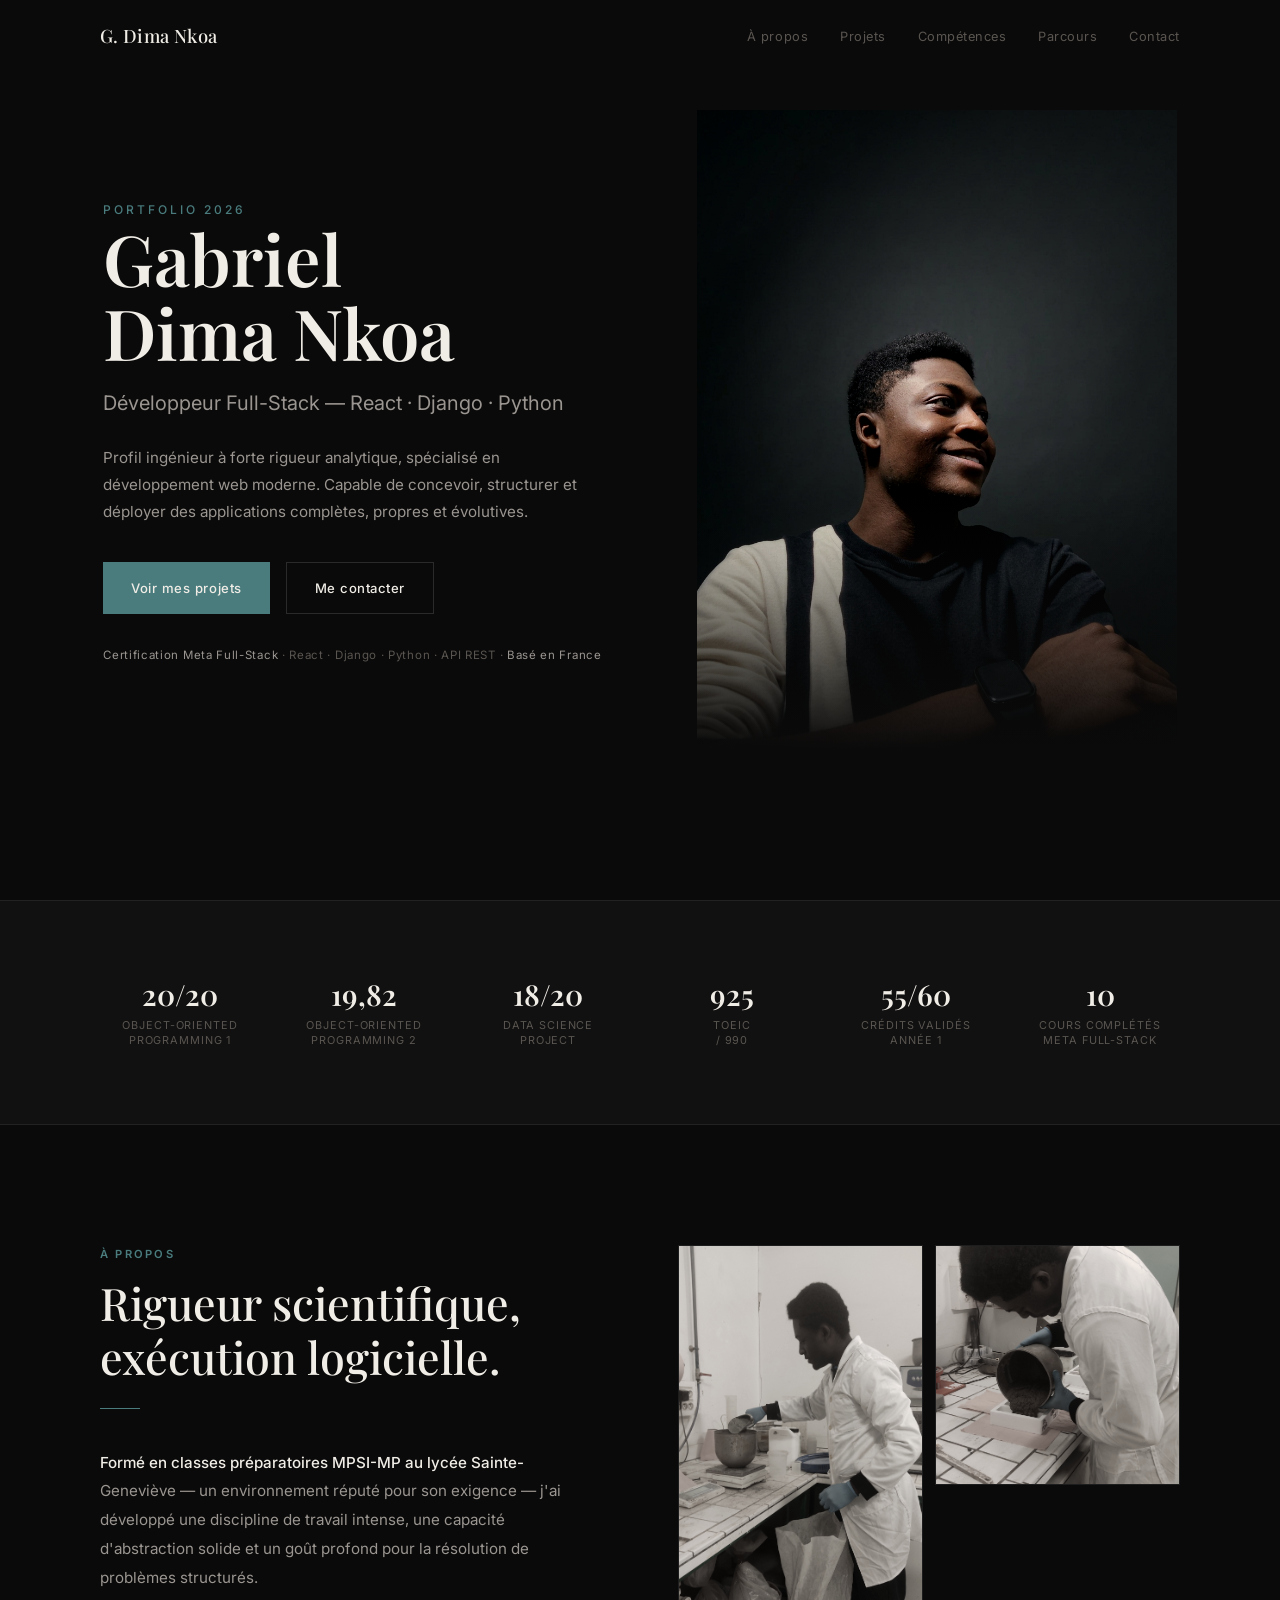
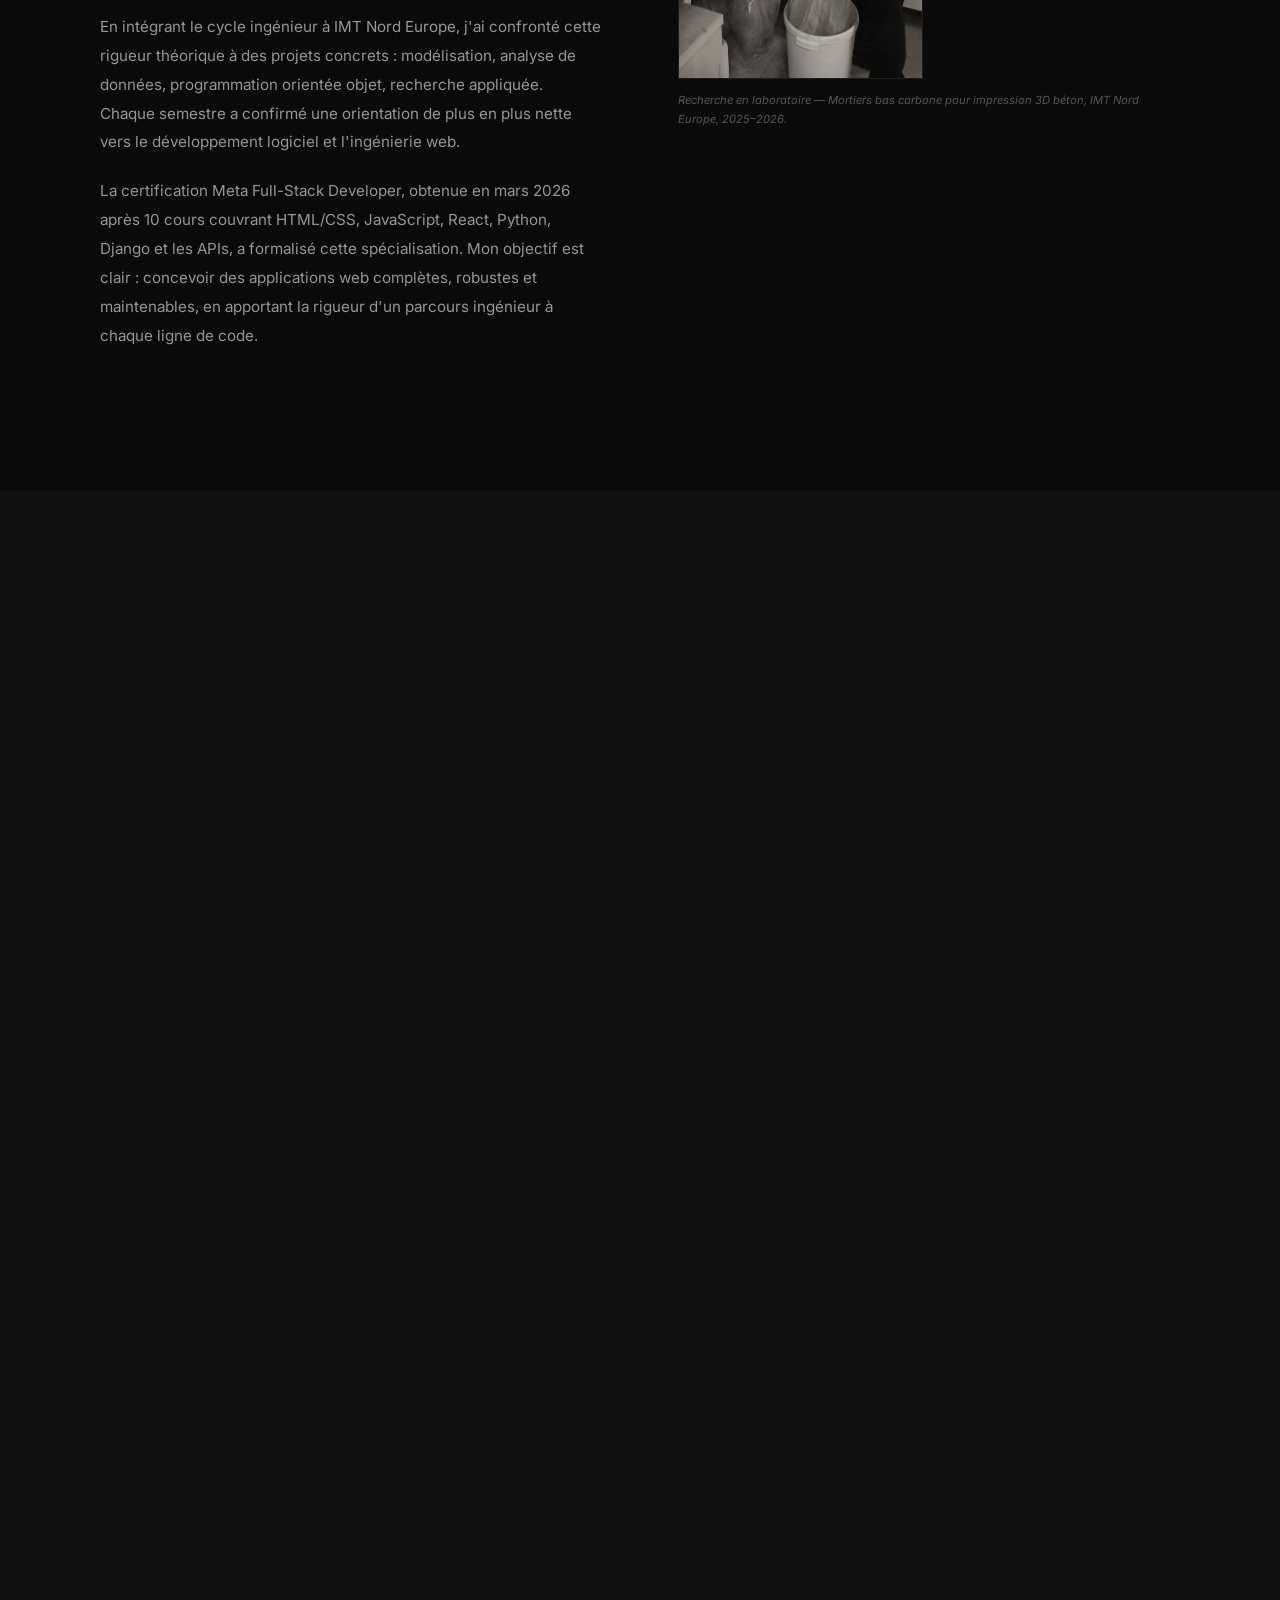
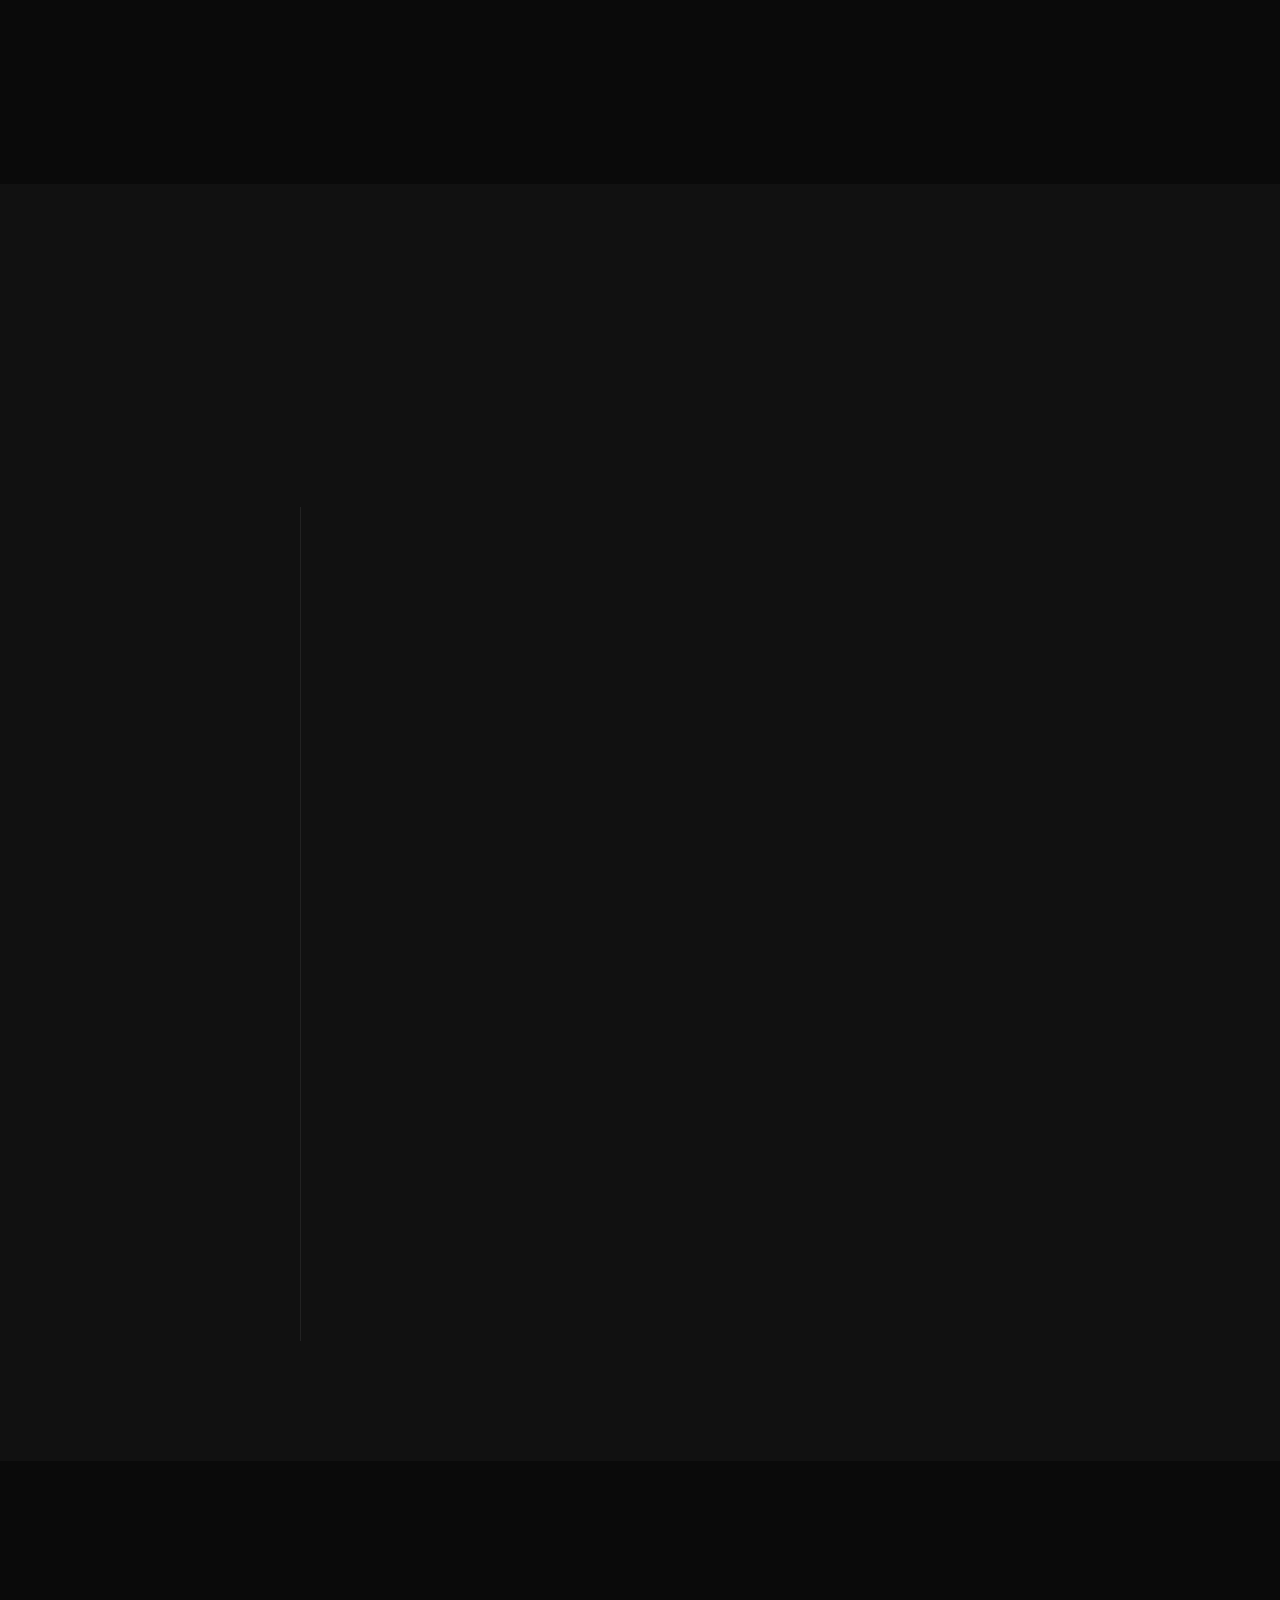
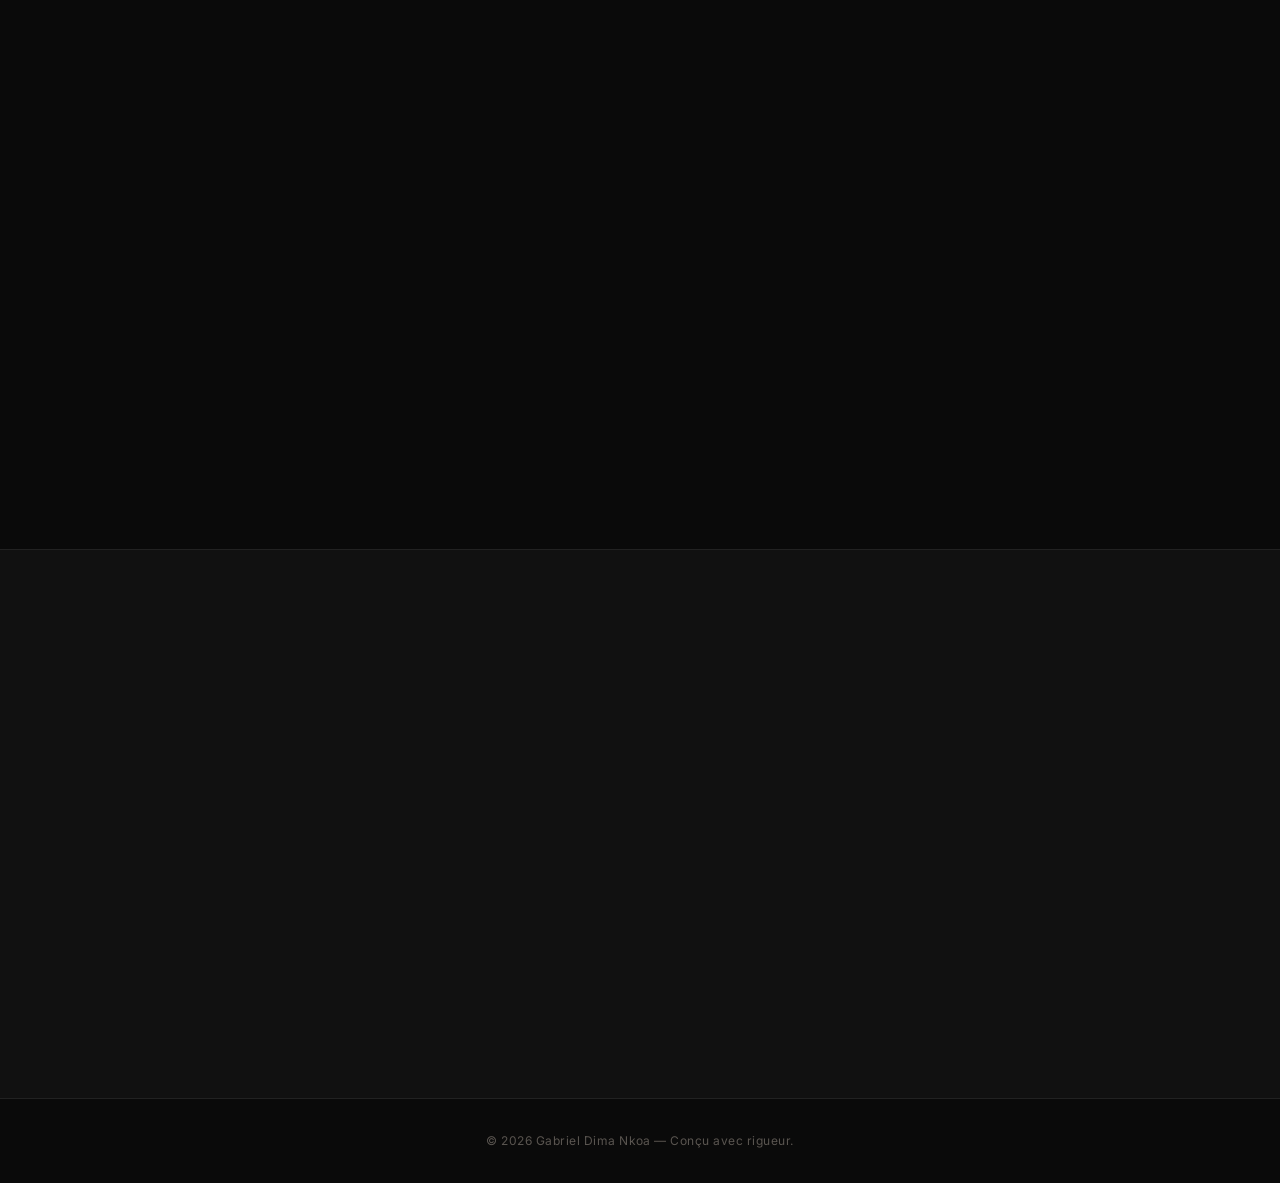
<file: index.html>
<!DOCTYPE html>
<html lang="fr">
<head>
  <meta charset="UTF-8">
  <meta name="viewport" content="width=device-width, initial-scale=1.0">
  <title>Gabriel DIMA NKOA — Développeur Full-Stack React / Django</title>
  <meta name="description" content="Portfolio de Gabriel DIMA NKOA, développeur full-stack spécialisé React et Django. Profil ingénieur, certifié Meta Full-Stack Developer, basé en Hauts-de-France.">
  <meta name="author" content="Gabriel DIMA NKOA">
  <meta property="og:title" content="Gabriel DIMA NKOA — Développeur Full-Stack">
  <meta property="og:description" content="Développeur full-stack React / Django avec un parcours ingénieur exigeant. Certifié Meta Full-Stack Developer.">
  <meta property="og:type" content="website">
  <link rel="stylesheet" href="styles.css">
  <link rel="icon" type="image/svg+xml" href="data:image/svg+xml,<svg xmlns='http://www.w3.org/2000/svg' viewBox='0 0 100 100'><text y='.9em' font-size='90'>◆</text></svg>">
</head>
<body>

  <!-- ======== NAVIGATION ======== -->
  <nav class="nav" id="nav">
    <div class="container nav__inner">
      <a href="#" class="nav__logo">G. Dima Nkoa</a>
      <ul class="nav__links">
        <li><a href="#about" class="nav__link">À propos</a></li>
        <li><a href="#projects" class="nav__link">Projets</a></li>
        <li><a href="#skills" class="nav__link">Compétences</a></li>
        <li><a href="#journey" class="nav__link">Parcours</a></li>
        <li><a href="#contact" class="nav__link">Contact</a></li>
      </ul>
      <button class="nav__toggle" id="nav-toggle" aria-label="Menu">
        <span></span>
        <span></span>
        <span></span>
      </button>
    </div>
  </nav>

  <!-- Mobile Nav Overlay -->
  <div class="nav__mobile" id="nav-mobile">
    <a href="#about" class="nav-mobile__link">À propos</a>
    <a href="#projects" class="nav-mobile__link">Projets</a>
    <a href="#skills" class="nav-mobile__link">Compétences</a>
    <a href="#journey" class="nav-mobile__link">Parcours</a>
    <a href="#contact" class="nav-mobile__link">Contact</a>
  </div>

  <!-- ======== HERO SECTION ======== -->
  <section class="hero section" id="hero">
    <div class="container hero__grid">
      <div class="hero__content">
        <span class="hero__greeting">Portfolio 2026</span>
        <h1 class="hero__name">Gabriel<br>Dima Nkoa</h1>
        <p class="hero__title">Développeur Full-Stack — React · Django · Python</p>
        <p class="hero__description">
          Profil ingénieur à forte rigueur analytique, spécialisé en développement web moderne. 
          Capable de concevoir, structurer et déployer des applications complètes, propres et évolutives.
        </p>
        <div class="hero__ctas">
          <a href="#projects" class="btn btn--primary" id="cta-projects">Voir mes projets</a>
          <a href="#contact" class="btn btn--outline" id="cta-contact">Me contacter</a>
        </div>
        <p class="hero__credibility">
          <span>Certification Meta Full-Stack</span> · React · Django · Python · API REST · <span>Basé en France</span>
        </p>
      </div>
      <div class="hero__image-wrapper">
        <div class="hero__image-frame">
          <img 
            src="assets/Photo professionnelle Gabriel.png" 
            alt="Gabriel Dima Nkoa — Portrait professionnel noir et blanc" 
            class="hero__portrait"
            width="480"
            height="640"
          >
        </div>
      </div>
    </div>
  </section>

  <!-- ======== CREDIBILITY BAR ======== -->
  <section class="credibility" id="credibility">
    <div class="container">
      <div class="credibility__grid">
        <div class="credibility__item reveal">
          <div class="credibility__value">20/20</div>
          <div class="credibility__label">Object-Oriented<br>Programming 1</div>
        </div>
        <div class="credibility__item reveal reveal-delay-1">
          <div class="credibility__value">19,82</div>
          <div class="credibility__label">Object-Oriented<br>Programming 2</div>
        </div>
        <div class="credibility__item reveal reveal-delay-2">
          <div class="credibility__value">18/20</div>
          <div class="credibility__label">Data Science<br>Project</div>
        </div>
        <div class="credibility__item reveal reveal-delay-3">
          <div class="credibility__value">925</div>
          <div class="credibility__label">TOEIC<br>/ 990</div>
        </div>
        <div class="credibility__item reveal reveal-delay-4">
          <div class="credibility__value">55/60</div>
          <div class="credibility__label">Crédits validés<br>Année 1</div>
        </div>
        <div class="credibility__item reveal reveal-delay-5">
          <div class="credibility__value">10</div>
          <div class="credibility__label">Cours complétés<br>Meta Full-Stack</div>
        </div>
      </div>
    </div>
  </section>

  <!-- ======== ABOUT SECTION ======== -->
  <section class="section" id="about">
    <div class="container about__grid">
      <div class="about__text reveal">
        <span class="section__label">À propos</span>
        <h2 class="section__title">Rigueur scientifique,<br>exécution logicielle.</h2>
        <div class="section__divider"></div>
        <p>
          Formé en classes préparatoires MPSI-MP au lycée Sainte-Geneviève — un environnement réputé pour son exigence — j'ai développé une discipline de travail intense, une capacité d'abstraction solide et un goût profond pour la résolution de problèmes structurés.
        </p>
        <p>
          En intégrant le cycle ingénieur à IMT Nord Europe, j'ai confronté cette rigueur théorique à des projets concrets : modélisation, analyse de données, programmation orientée objet, recherche appliquée. Chaque semestre a confirmé une orientation de plus en plus nette vers le développement logiciel et l'ingénierie web.
        </p>
        <p>
          La certification Meta Full-Stack Developer, obtenue en mars 2026 après 10 cours couvrant HTML/CSS, JavaScript, React, Python, Django et les APIs, a formalisé cette spécialisation. Mon objectif est clair : concevoir des applications web complètes, robustes et maintenables, en apportant la rigueur d'un parcours ingénieur à chaque ligne de code.
        </p>
      </div>
      <aside class="about__aside reveal reveal-delay-2">
        <div class="about__image-grid">
          <img 
            src="assets/1773236978273.jpg" 
            alt="Gabriel Dima Nkoa en laboratoire — préparation de matériaux" 
            class="about__image"
          >
          <img 
            src="assets/1773236978238.jpg" 
            alt="Gabriel Dima Nkoa en laboratoire — coulée de mortier bas carbone" 
            class="about__image"
          >
        </div>
        <p class="about__image-caption">Recherche en laboratoire — Mortiers bas carbone pour impression 3D béton, IMT Nord Europe, 2025–2026.</p>
      </aside>
    </div>
  </section>

  <!-- ======== PROJECTS SECTION ======== -->
  <section class="section" id="projects" style="background: var(--bg-surface);">
    <div class="container">
      <span class="section__label reveal">Projets sélectionnés</span>
      <h2 class="section__title reveal">Ce que j'ai construit.</h2>
      <div class="section__divider reveal"></div>

      <div class="projects__grid">

        <!-- Project 1: ToDo App -->
        <article class="project-card reveal">
          <div>
            <span class="project-card__number">01</span>
            <h3 class="project-card__name">ToDo App Full-Stack</h3>
            <p class="project-card__problem">
              Concevoir une application de gestion de tâches complète, de l'authentification utilisateur au déploiement en production, pour démontrer la maîtrise d'un workflow full-stack moderne.
            </p>
            <div class="project-card__stack">
              <span class="project-card__tag">React</span>
              <span class="project-card__tag">Django</span>
              <span class="project-card__tag">Django REST</span>
              <span class="project-card__tag">PostgreSQL</span>
              <span class="project-card__tag">Docker</span>
              <span class="project-card__tag">JWT Auth</span>
            </div>
          </div>
          <div>
            <p class="project-card__description">
              Application web de gestion de tâches avec authentification complète (JWT, refresh tokens), 
              interface React responsive, API REST Django avec opérations CRUD, et architecture containerisée 
              Docker pour le déploiement en production avec Nginx et Gunicorn.
            </p>
            <div class="project-card__demonstrates">
              <strong>Ce que cela démontre :</strong> capacité à concevoir et déployer une application full-stack 
              de bout en bout — architecture backend/frontend, gestion d'authentification, containerisation, 
              configuration serveur de production.
            </div>
            <div class="project-card__links">
              <a href="https://github.com/DimaTheBoss1/ToDoApp" target="_blank" rel="noopener" class="btn btn--ghost" id="link-todo-github">
                GitHub <span class="btn__arrow">→</span>
              </a>
            </div>
          </div>
        </article>

        <!-- Project 2: Splendor Marvel -->
        <article class="project-card reveal">
          <div>
            <span class="project-card__number">02</span>
            <h3 class="project-card__name">Stratégie Gagnante — Splendor Marvel</h3>
            <p class="project-card__problem">
              Modéliser un jeu de plateau complexe (Splendor Marvel) en programmation orientée objet 
              et développer une intelligence artificielle capable de formuler une stratégie gagnante optimale.
            </p>
            <div class="project-card__stack">
              <span class="project-card__tag">Java</span>
              <span class="project-card__tag">OOP</span>
              <span class="project-card__tag">Algorithmique</span>
              <span class="project-card__tag">Modélisation</span>
            </div>
          </div>
          <div>
            <p class="project-card__description">
              Implémentation complète d'un moteur de jeu en Java avec modélisation objet rigoureuse : 
              hiérarchie de classes, patterns de conception, logique algorithmique avancée pour l'évaluation 
              de positions et la prise de décision stratégique. Projet noté <strong style="color: var(--text-primary);">19,8/20</strong>.
            </p>
            <div class="project-card__demonstrates">
              <strong>Ce que cela démontre :</strong> maîtrise de la programmation orientée objet, 
              pensée algorithmique structurée, capacité à modéliser un système complexe et à traduire 
              des règles métier en architecture logicielle propre.
            </div>
            <div class="project-card__links">
              <a href="https://github.com/DimaTheBoss1/SplendorMarvel" target="_blank" rel="noopener" class="btn btn--ghost" id="link-splendor-github">
                GitHub <span class="btn__arrow">→</span>
              </a>
            </div>
          </div>
        </article>

        <!-- Project 3: Mortiers bas carbone -->
        <article class="project-card reveal">
          <div>
            <span class="project-card__number">03</span>
            <h3 class="project-card__name">Mortiers Bas Carbone pour Impression 3D Béton</h3>
            <p class="project-card__problem">
              Formuler et caractériser des mortiers à faible empreinte carbone compatibles avec 
              les procédés d'impression 3D béton, dans le cadre d'un projet de recherche appliquée 
              à IMT Nord Europe.
            </p>
            <div class="project-card__stack">
              <span class="project-card__tag">Recherche appliquée</span>
              <span class="project-card__tag">Analyse de données</span>
              <span class="project-card__tag">Protocole expérimental</span>
              <span class="project-card__tag">Rédaction scientifique</span>
            </div>
          </div>
          <div>
            <p class="project-card__description">
              Projet de recherche de 6 mois (octobre 2025 – mars 2026) impliquant la formulation 
              de matériaux, la conduite de protocoles expérimentaux rigoureux en laboratoire, 
              l'analyse quantitative des résultats et la rédaction d'un livrable scientifique structuré.
            </p>
            <div class="project-card__demonstrates">
              <strong>Ce que cela démontre :</strong> rigueur expérimentale, capacité à mener un projet 
              complexe sur plusieurs mois, analyse méthodique, rédaction technique — des qualités 
              directement transférables à l'ingénierie logicielle.
            </div>
          </div>
        </article>

      </div>
    </div>
  </section>

  <!-- ======== SKILLS SECTION ======== -->
  <section class="section" id="skills">
    <div class="container">
      <span class="section__label reveal">Compétences</span>
      <h2 class="section__title reveal">Stack technique<br>et savoir-faire.</h2>
      <div class="section__divider reveal"></div>

      <div class="skills__grid">
        <!-- Frontend -->
        <div class="skill-block reveal">
          <span class="skill-block__icon">◈</span>
          <h3 class="skill-block__title">Frontend</h3>
          <p class="skill-block__subtitle">Interface & interaction</p>
          <ul class="skill-block__list">
            <li class="skill-block__item skill-block__item--primary">React</li>
            <li class="skill-block__item skill-block__item--primary">JavaScript (ES6+)</li>
            <li class="skill-block__item">HTML5 sémantique</li>
            <li class="skill-block__item">CSS3 / Responsive Design</li>
          </ul>
        </div>

        <!-- Backend -->
        <div class="skill-block reveal reveal-delay-1">
          <span class="skill-block__icon">◇</span>
          <h3 class="skill-block__title">Backend</h3>
          <p class="skill-block__subtitle">Architecture & logique</p>
          <ul class="skill-block__list">
            <li class="skill-block__item skill-block__item--primary">Python</li>
            <li class="skill-block__item skill-block__item--primary">Django / Django REST</li>
            <li class="skill-block__item">API REST</li>
            <li class="skill-block__item">Authentification JWT</li>
          </ul>
        </div>

        <!-- Data & Analysis -->
        <div class="skill-block reveal reveal-delay-2">
          <span class="skill-block__icon">△</span>
          <h3 class="skill-block__title">Data & Analyse</h3>
          <p class="skill-block__subtitle">Rigueur quantitative</p>
          <ul class="skill-block__list">
            <li class="skill-block__item">Data Science</li>
            <li class="skill-block__item">Statistiques</li>
            <li class="skill-block__item">Optimisation</li>
            <li class="skill-block__item">Modélisation</li>
          </ul>
        </div>

        <!-- Tools -->
        <div class="skill-block reveal reveal-delay-1">
          <span class="skill-block__icon">⬡</span>
          <h3 class="skill-block__title">Outils & Environnement</h3>
          <p class="skill-block__subtitle">Workflow technique</p>
          <ul class="skill-block__list">
            <li class="skill-block__item skill-block__item--primary">Git / GitHub</li>
            <li class="skill-block__item skill-block__item--primary">Docker</li>
            <li class="skill-block__item">Linux / Debian</li>
            <li class="skill-block__item">SQL / PostgreSQL</li>
            <li class="skill-block__item">JSON / REST</li>
          </ul>
        </div>

        <!-- Languages -->
        <div class="skill-block reveal reveal-delay-2">
          <span class="skill-block__icon">◎</span>
          <h3 class="skill-block__title">Langues</h3>
          <p class="skill-block__subtitle">Communication</p>
          <ul class="skill-block__list">
            <li class="skill-block__item skill-block__item--primary">Français — natif</li>
            <li class="skill-block__item skill-block__item--primary">Anglais — courant (TOEIC 925)</li>
            <li class="skill-block__item">Chinois — élémentaire</li>
          </ul>
        </div>

        <!-- Programming Languages -->
        <div class="skill-block reveal reveal-delay-3">
          <span class="skill-block__icon">⟐</span>
          <h3 class="skill-block__title">Langages</h3>
          <p class="skill-block__subtitle">Code maîtrisé</p>
          <ul class="skill-block__list">
            <li class="skill-block__item skill-block__item--primary">Python</li>
            <li class="skill-block__item skill-block__item--primary">JavaScript</li>
            <li class="skill-block__item">Java</li>
            <li class="skill-block__item">SQL</li>
          </ul>
        </div>
      </div>

      <!-- Soft Skills -->
      <div class="skills__soft reveal">
        <h3 class="skills__soft-title">Qualités transversales</h3>
        <div class="skills__soft-grid">
          <span class="skills__soft-item">Rigueur analytique</span>
          <span class="skills__soft-item">Autonomie</span>
          <span class="skills__soft-item">Pédagogie</span>
          <span class="skills__soft-item">Esprit d'analyse</span>
          <span class="skills__soft-item">Adaptabilité</span>
          <span class="skills__soft-item">Sens du détail</span>
          <span class="skills__soft-item">Résolution de problèmes</span>
          <span class="skills__soft-item">Communication technique</span>
        </div>
      </div>
    </div>
  </section>

  <!-- ======== JOURNEY / TIMELINE SECTION ======== -->
  <section class="section" id="journey" style="background: var(--bg-surface);">
    <div class="container container--narrow">
      <span class="section__label reveal">Parcours</span>
      <h2 class="section__title reveal">Une spécialisation<br>progressive et réfléchie.</h2>
      <div class="section__divider reveal"></div>

      <div class="timeline">
        <!-- CPGE -->
        <div class="timeline__item reveal">
          <div class="timeline__dot"></div>
          <span class="timeline__date">2022 — 2024</span>
          <h3 class="timeline__heading">CPGE MPSI — MP</h3>
          <p class="timeline__institution">Lycée Sainte-Geneviève, Versailles</p>
          <p class="timeline__text">
            Formation à l'exigence intellectuelle, à l'abstraction mathématique et à la résolution 
            de problèmes complexes. Deux années de travail intense forgeant une discipline, 
            une endurance et une méthode de travail durables.
          </p>
        </div>

        <!-- IMT Nord Europe -->
        <div class="timeline__item reveal">
          <div class="timeline__dot"></div>
          <span class="timeline__date">Septembre 2024 — Présent</span>
          <h3 class="timeline__heading">Cycle Ingénieur — Génie Civil & Environnemental</h3>
          <p class="timeline__institution">IMT Nord Europe, Douai</p>
          <p class="timeline__text">
            Prolongement de la rigueur scientifique dans un cadre appliqué : projets, expérimentation, 
            analyse de données, programmation objet, data science. 55/60 crédits validés en première année, 
            28/30 au premier semestre de deuxième année. Orientation progressive et affirmée vers le logiciel.
          </p>
        </div>

        <!-- Acadomia -->
        <div class="timeline__item reveal">
          <div class="timeline__dot"></div>
          <span class="timeline__date">Septembre 2025 — Présent</span>
          <h3 class="timeline__heading">Professeur Particulier — Mathématiques & Physique</h3>
          <p class="timeline__institution">Acadomia</p>
          <p class="timeline__text">
            Enseignement individualisé en mathématiques et physique. Preuve de fiabilité, 
            de pédagogie et de capacité à rendre des concepts complexes accessibles et clairs 
            — une compétence essentielle en développement et en travail d'équipe.
          </p>
        </div>

        <!-- Certification Meta -->
        <div class="timeline__item timeline__item--active reveal">
          <div class="timeline__dot"></div>
          <span class="timeline__date">27 Mars 2026</span>
          <h3 class="timeline__heading">Certification Meta Full-Stack Developer</h3>
          <p class="timeline__institution">Meta — Front-End & Back-End from Scratch</p>
          <p class="timeline__text">
            Certification complète couvrant 10 cours : HTML/CSS, JavaScript, React, Python, 
            bases de données, Django et APIs. Confirmation concrète d'une orientation nette 
            vers le développement web full-stack moderne.
          </p>
        </div>
      </div>
    </div>
  </section>

  <!-- ======== CERTIFICATIONS SECTION ======== -->
  <section class="section" id="certifications">
    <div class="container">
      <span class="section__label reveal">Certifications & preuves</span>
      <h2 class="section__title reveal">Résultats documentés.</h2>
      <div class="section__divider reveal"></div>

      <div class="certifications__grid">
        <div class="cert-card reveal">
          <div>
            <span class="cert-card__issuer">Meta — Coursera</span>
            <h3 class="cert-card__title">Meta Full-Stack Developer<br>Front-End & Back-End from Scratch</h3>
            <p class="cert-card__details">
              Programme complet de 10 cours couvrant le développement web full-stack : 
              HTML, CSS, JavaScript, React, Python, Django, bases de données, API REST, 
              contrôle de version et bonnes pratiques d'ingénierie logicielle.
            </p>
          </div>
          <p class="cert-card__date">Obtenue le 27 mars 2026</p>
        </div>

        <div class="cert-aside">
          <div class="cert-aside__block reveal reveal-delay-1">
            <a href="CV Stage GCE.pdf" download class="btn btn--primary" id="btn-download-cv" style="width: 100%;">
              Télécharger mon CV
            </a>
            <p class="cert-aside__text">Format PDF — mis à jour avril 2026</p>
          </div>
          <div class="cert-aside__block reveal reveal-delay-2">
            <p class="cert-aside__text" style="color: var(--text-secondary);">
              Relevés académiques détaillés<br>disponibles sur demande.
            </p>
          </div>
        </div>
      </div>
    </div>
  </section>

  <!-- ======== CONTACT SECTION ======== -->
  <section class="section contact" id="contact">
    <div class="container contact__grid">
      <div class="reveal">
        <h2 class="contact__cta">Disponible pour un<br>stage dès avril 2026.</h2>
        <p class="contact__subtitle">
          Ouvert aux opportunités de stage, d'alternance ou de premier poste en développement 
          full-stack. N'hésitez pas à me contacter pour échanger sur vos projets.
        </p>
        <a href="mailto:dimankgabriel@gmail.com" class="btn btn--primary" id="btn-contact-email" style="padding: 16px 36px;">
          Échangeons ✉
        </a>
      </div>
      <div class="contact__info reveal reveal-delay-2">
        <div class="contact__item">
          <div class="contact__item-icon">✉</div>
          <div>
            <p class="contact__item-label">Email</p>
            <p class="contact__item-value">
              <a href="mailto:dimankgabriel@gmail.com">dimankgabriel@gmail.com</a>
            </p>
          </div>
        </div>
        <div class="contact__item">
          <div class="contact__item-icon">☏</div>
          <div>
            <p class="contact__item-label">Téléphone</p>
            <p class="contact__item-value">
              <a href="tel:+330753013268">+33 07 53 01 32 68</a>
            </p>
          </div>
        </div>
        <div class="contact__item">
          <div class="contact__item-icon">◆</div>
          <div>
            <p class="contact__item-label">LinkedIn</p>
            <p class="contact__item-value">
              <a href="https://www.linkedin.com/in/dima-nkoa-gabriel-ab8064227" target="_blank" rel="noopener">Gabriel Dima Nkoa</a>
            </p>
          </div>
        </div>
        <div class="contact__item">
          <div class="contact__item-icon">⟐</div>
          <div>
            <p class="contact__item-label">GitHub</p>
            <p class="contact__item-value">
              <a href="https://github.com/DimaTheBoss1" target="_blank" rel="noopener">DimaTheBoss1</a>
            </p>
          </div>
        </div>
        <div class="contact__item">
          <div class="contact__item-icon">◎</div>
          <div>
            <p class="contact__item-label">Localisation</p>
            <p class="contact__item-value">Douai — Hauts-de-France, France</p>
          </div>
        </div>
      </div>
    </div>
  </section>

  <!-- ======== FOOTER ======== -->
  <footer class="footer">
    <div class="container">
      <p class="footer__text">© 2026 Gabriel Dima Nkoa — Conçu avec rigueur.</p>
    </div>
  </footer>

  <script src="script.js"></script>
</body>
</html>
</file>
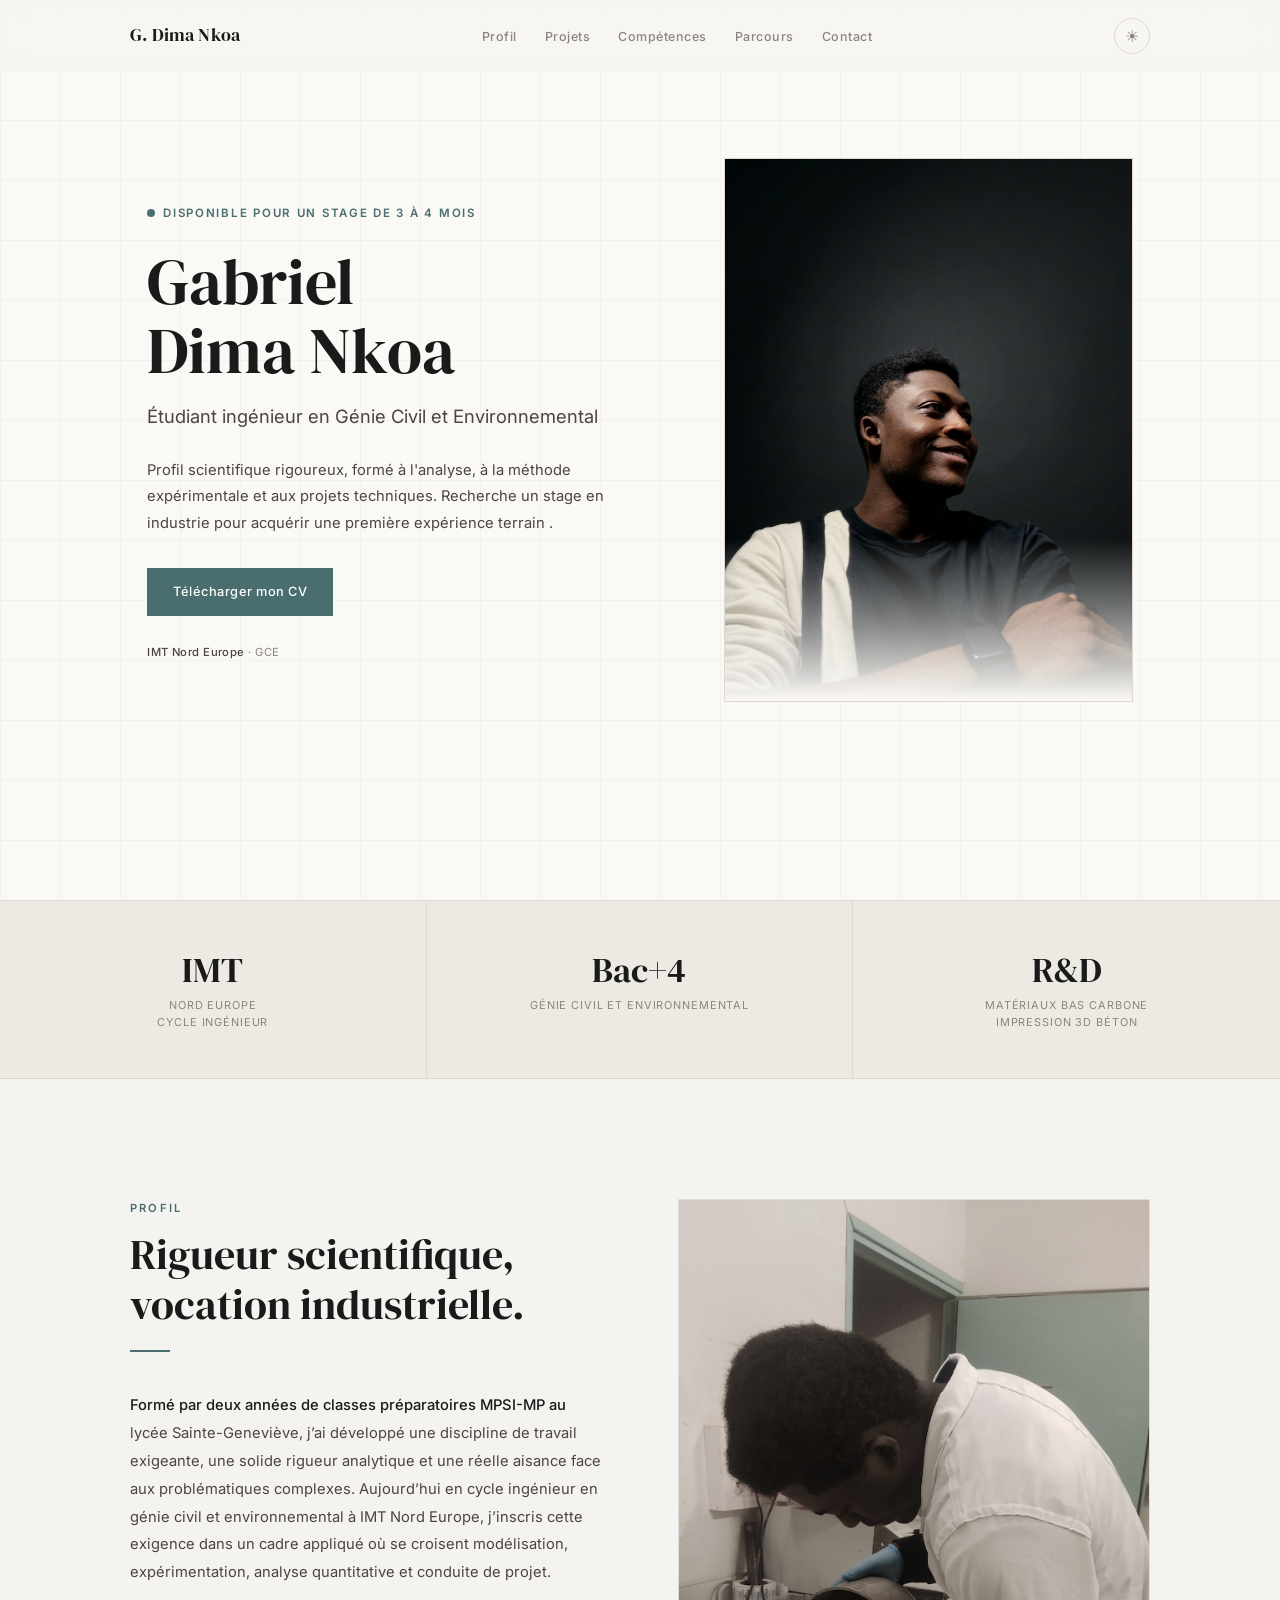
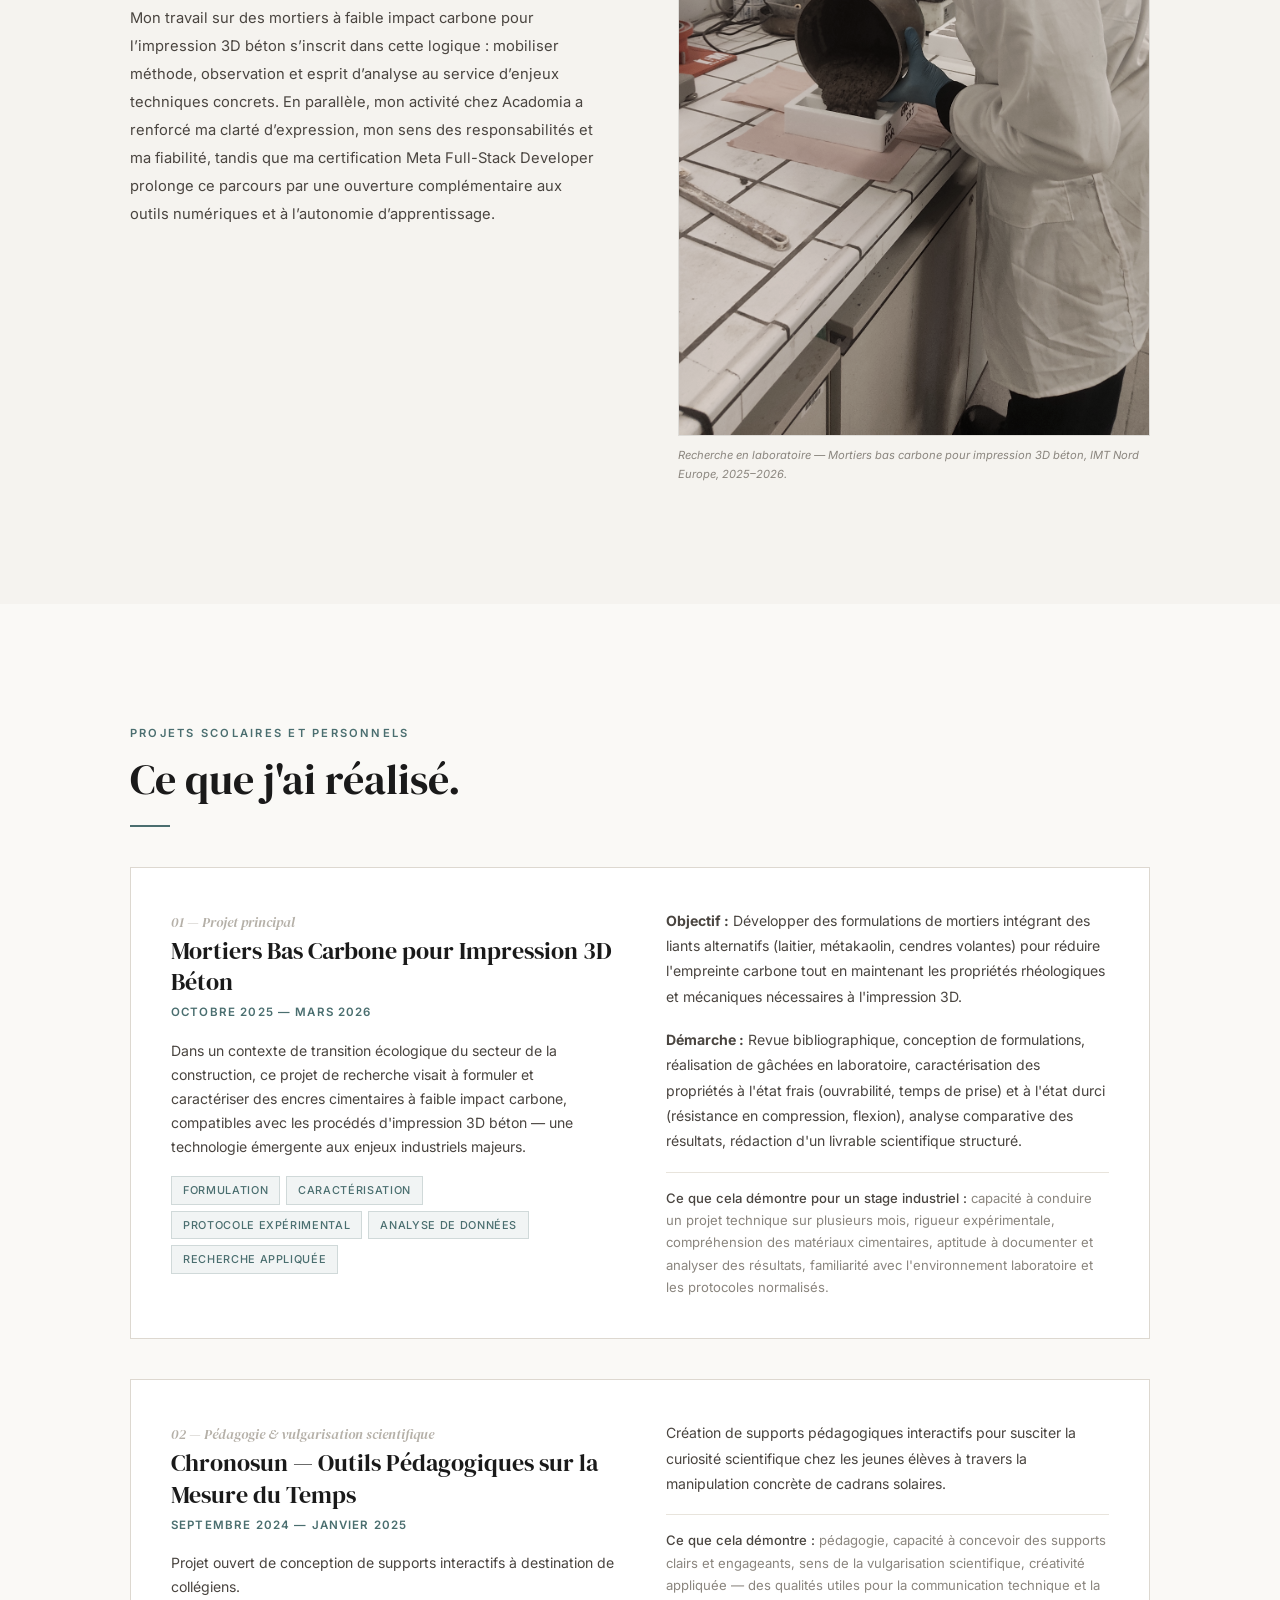
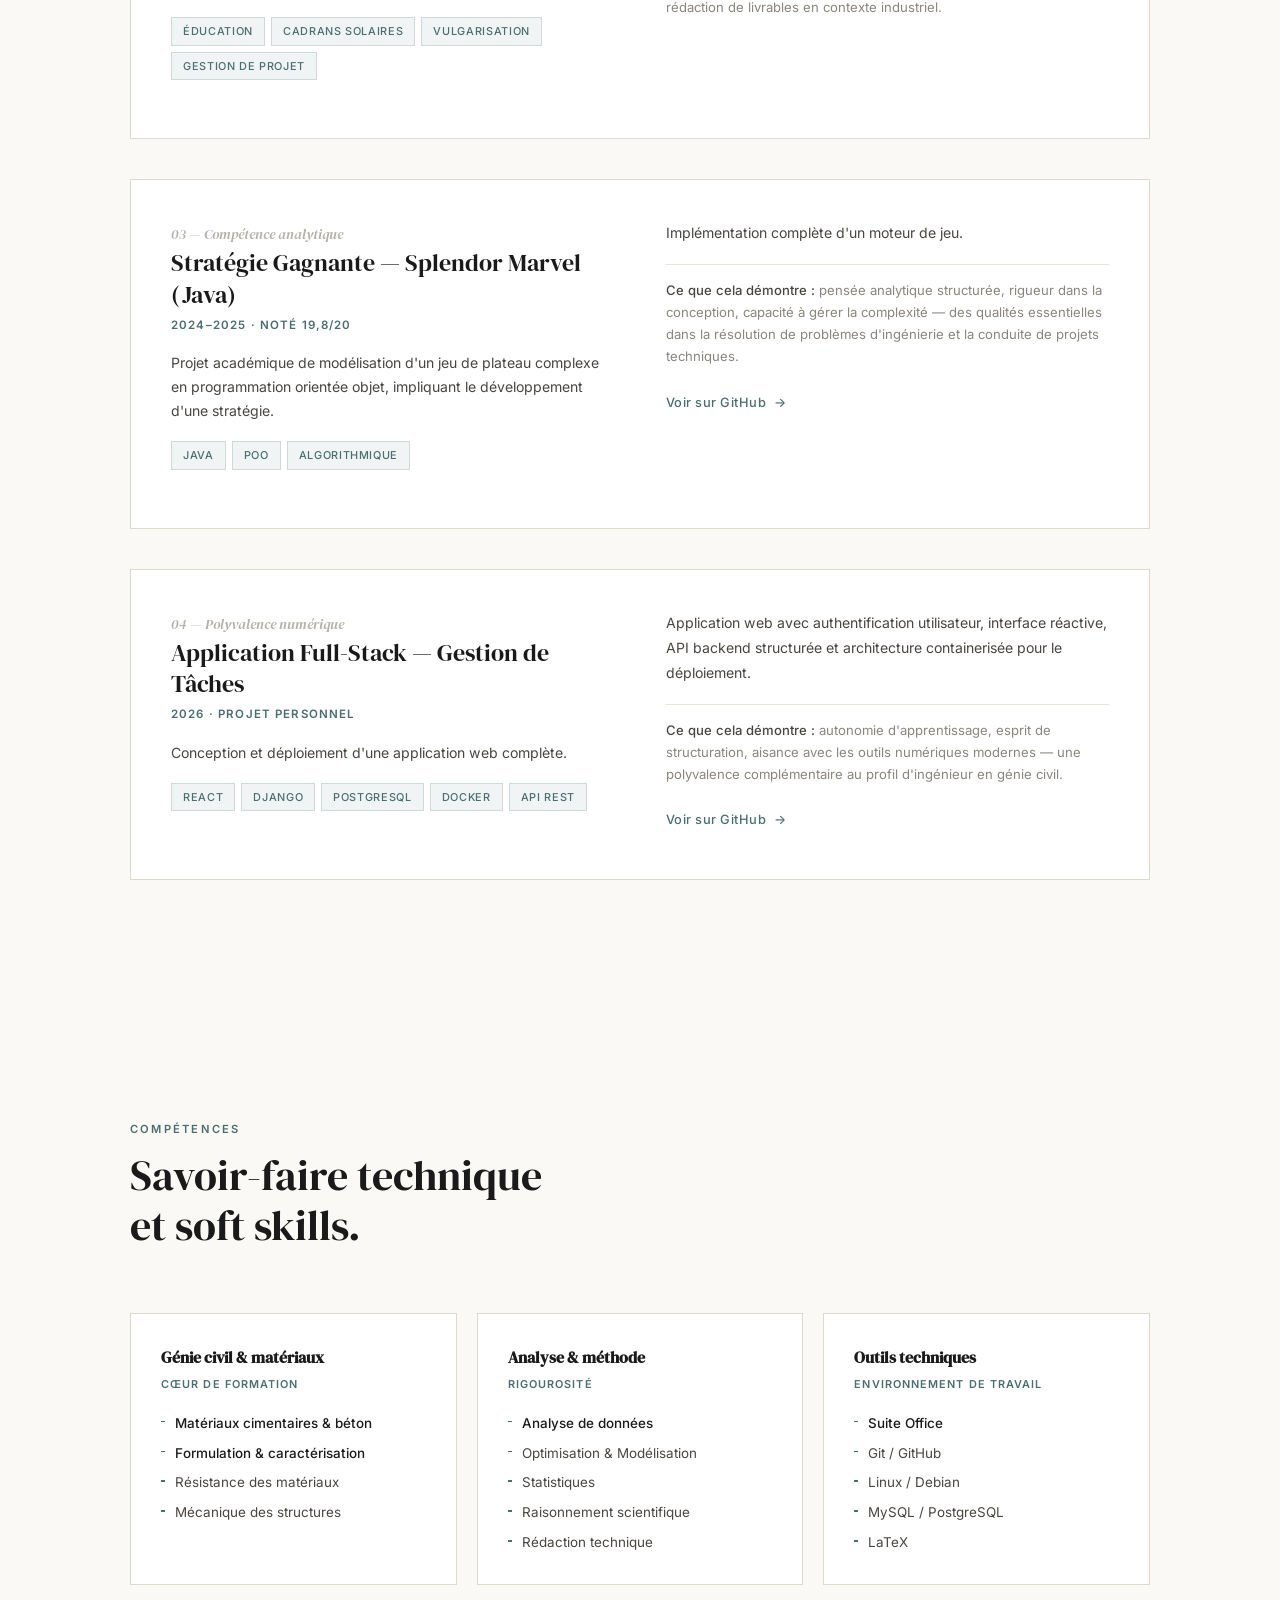
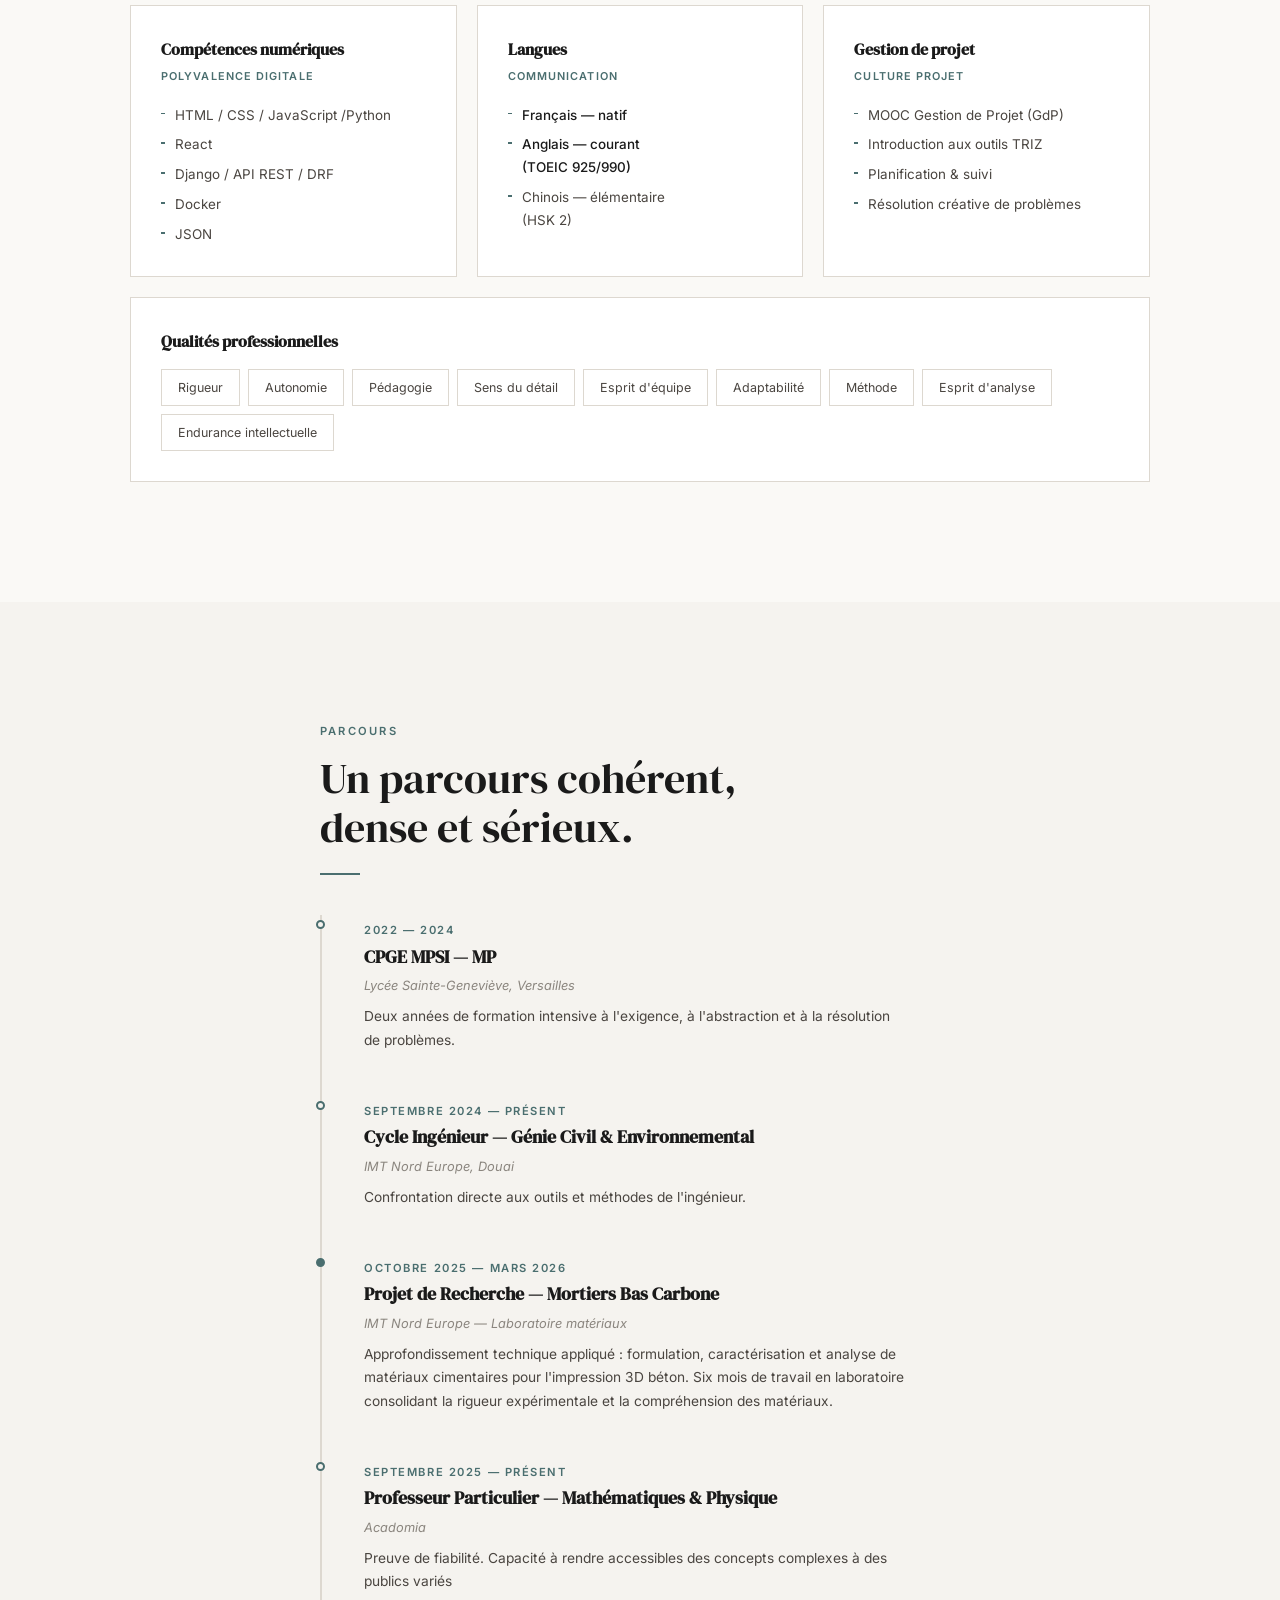
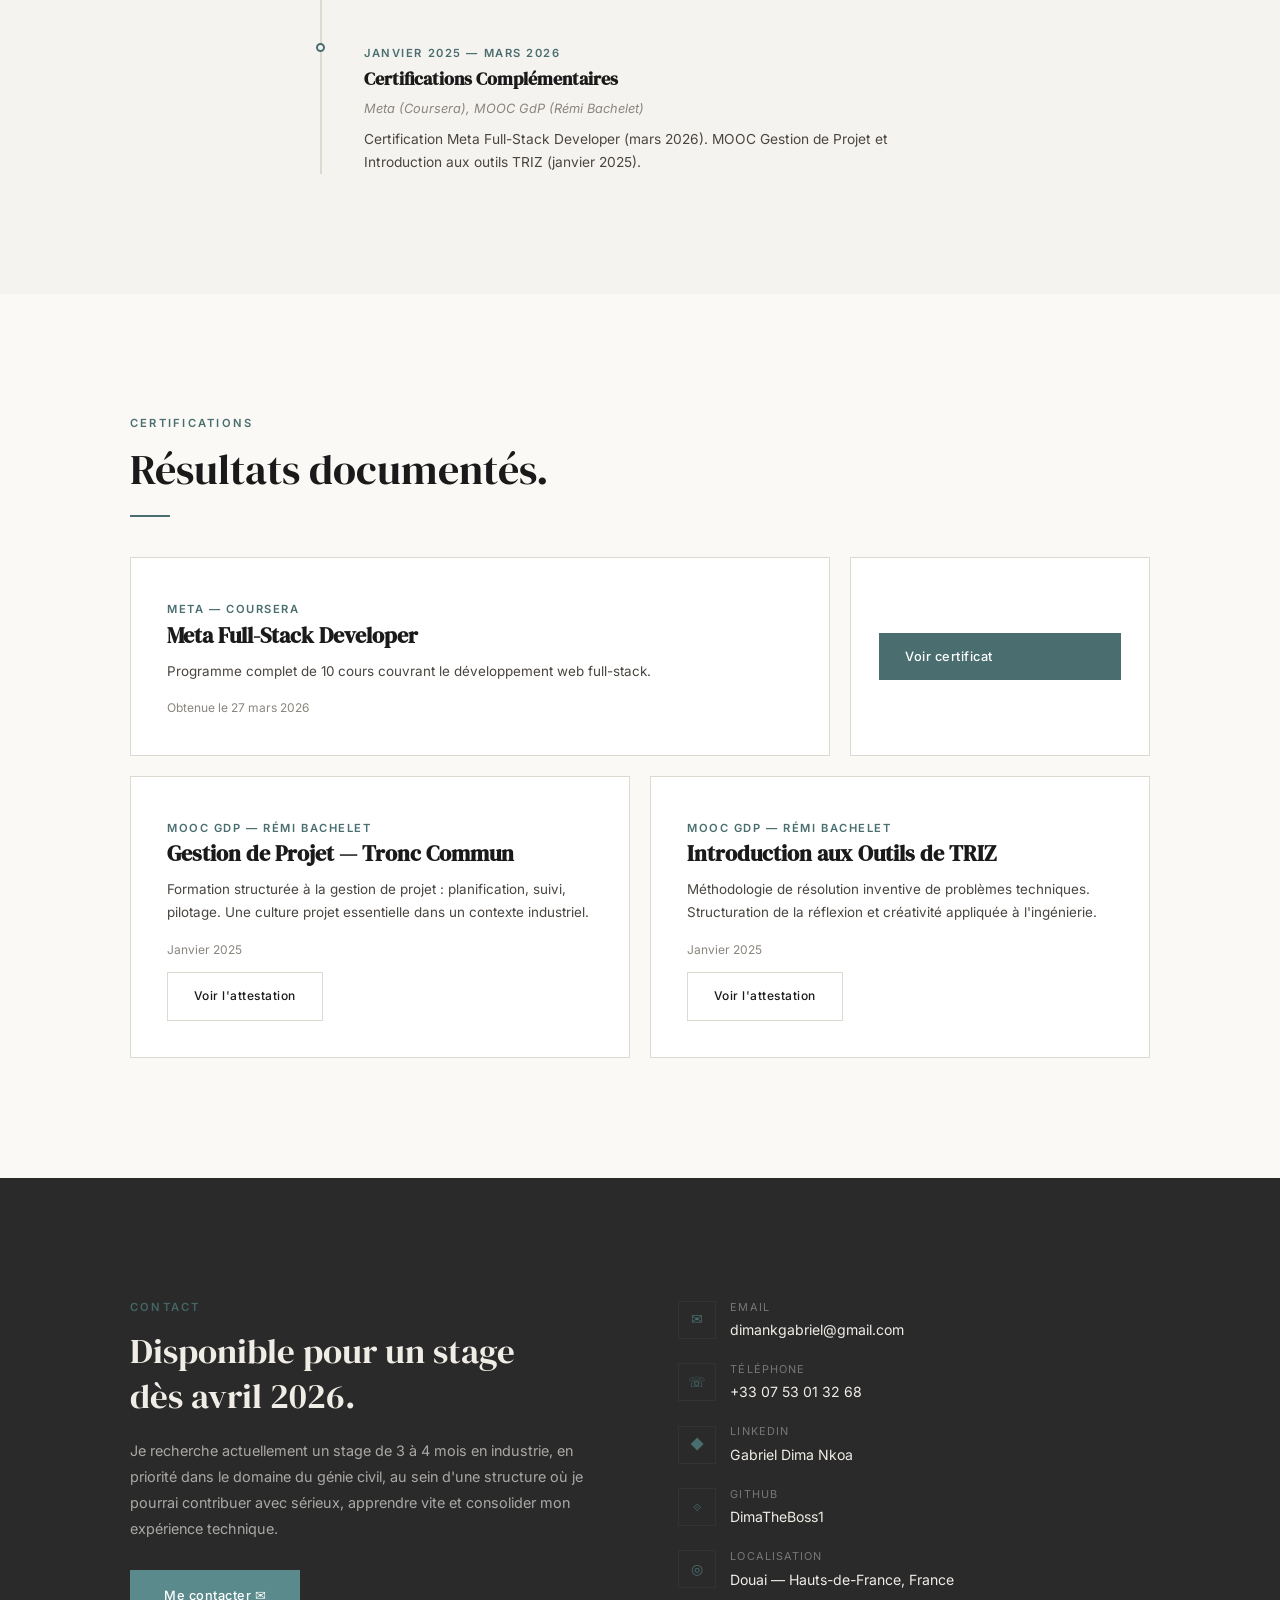
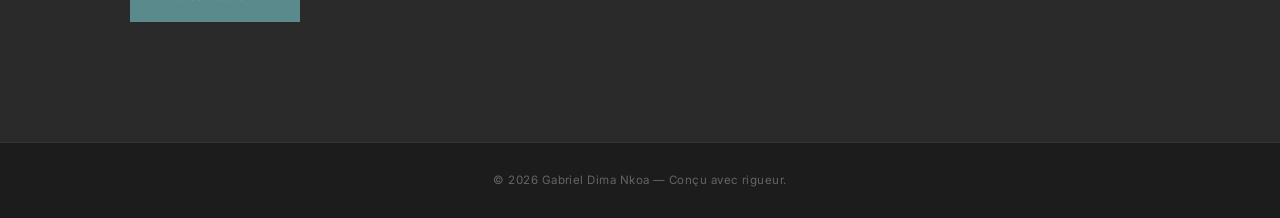
<file: index2.html>
<!DOCTYPE html>
<html lang="fr">

<head>
  <meta charset="UTF-8">
  <meta name="viewport" content="width=device-width, initial-scale=1.0">
  <title>Gabriel DIMA NKOA — Étudiant Ingénieur Génie Civil & Environnemental</title>
  <meta name="description"
    content="Portfolio de Gabriel DIMA NKOA, étudiant ingénieur en génie civil et environnemental à IMT Nord Europe. Recherche un stage de 3 à 4 mois en industrie.">
  <meta name="author" content="Gabriel DIMA NKOA">
  <meta property="og:title" content="Gabriel DIMA NKOA — Stage Ingénieur Génie Civil">
  <meta property="og:description"
    content="Étudiant ingénieur à IMT Nord Europe, spécialisé génie civil et environnemental. Disponible pour un stage de 3–4 mois en industrie.">
  <meta property="og:type" content="website">
  <link rel="stylesheet" href="styles2.css">
  <link rel="icon" type="image/svg+xml"
    href="data:image/svg+xml,<svg xmlns='http://www.w3.org/2000/svg' viewBox='0 0 100 100'><text y='.9em' font-size='90'>◆</text></svg>">
</head>

<body>

  <!-- ======== NAVIGATION ======== -->
  <nav class="nav2" id="nav2">
    <div class="container nav2__inner">
      <a href="#" class="nav2__logo">G. Dima Nkoa</a>
      <ul class="nav2__links">
        <li><a href="#profil" class="nav2__link">Profil</a></li>
        <li><a href="#projets" class="nav2__link">Projets</a></li>
        <li><a href="#competences" class="nav2__link">Compétences</a></li>
        <li><a href="#parcours" class="nav2__link">Parcours</a></li>
        <li><a href="#contact2" class="nav2__link">Contact</a></li>
      </ul>
      <button class="theme-toggle" id="theme-toggle" aria-label="Changer de thème">
        <span class="icon-sun">☀</span>
        <span class="icon-moon">☾</span>
      </button>
      <button class="nav2__toggle" id="nav2-toggle" aria-label="Menu">
        <span></span><span></span><span></span>
      </button>
    </div>
  </nav>

  <!-- Mobile overlay -->
  <div class="nav2__mobile" id="nav2-mobile">
    <a href="#profil">Profil</a>
    <a href="#projets">Projets</a>
    <a href="#competences">Compétences</a>
    <a href="#parcours">Parcours</a>
    <a href="#contact2">Contact</a>
  </div>

  <!-- ======== HERO ======== -->
  <section class="hero2 section" id="hero2">
    <div class="container hero2__grid">
      <div class="hero2__content">
        <span class="hero2__badge">Disponible pour un stage de 3 à 4 mois</span>
        <h1 class="hero2__name">Gabriel<br>Dima Nkoa</h1>
        <p class="hero2__title">Étudiant ingénieur en Génie Civil et Environnemental </p>
        <p class="hero2__description">
          Profil scientifique rigoureux, formé à l'analyse, à la méthode expérimentale et aux projets techniques.
          Recherche un stage en industrie pour acquérir une première expérience terrain .
        </p>
        <div class="hero2__ctas">
          <a href="CV orginal simple.pdf" download class="btn2 btn2--primary" id="cta2-cv">Télécharger mon CV</a>
        </div>
        <p class="hero2__micro">
          <span>IMT Nord Europe</span> · GCE
        </p>
      </div>
      <div class="hero2__image-wrapper">
        <div class="hero2__image-frame">
          <img src="assets/Photo professionnelle Gabriel.png" alt="Gabriel Dima Nkoa — Portrait professionnel"
            class="hero2__portrait" width="440" height="586">
        </div>
      </div>
    </div>
  </section>

  <!-- ======== BARRE DE PREUVE ======== -->
  <section class="proof-bar" id="proof-bar">
    <div class="container">
      <div class="proof-bar__grid proof-bar__grid--3">
        <div class="proof-bar__item reveal">
          <div class="proof-bar__value">IMT</div>
          <div class="proof-bar__label">Nord Europe<br>Cycle ingénieur</div>
        </div>

        <div class="proof-bar__item reveal reveal-d1">
          <div class="proof-bar__value">Bac+4</div>
          <div class="proof-bar__label">Génie Civil et Environnemental</div>
        </div>

        <div class="proof-bar__item reveal reveal-d2">
          <div class="proof-bar__value">R&D</div>
          <div class="proof-bar__label">Matériaux bas carbone<br>Impression 3D béton</div>
        </div>
      </div>
    </div>
  </section>

  <!-- ======== PROFIL ======== -->
  <section class="section" id="profil">
    <div class="container profile__grid">
      <div class="profile__text reveal">
        <span class="section__label">Profil</span>
        <h2 class="section__title">Rigueur scientifique,<br>vocation industrielle.</h2>
        <div class="section__divider"></div>
        <p>
          Formé par deux années de classes préparatoires MPSI-MP au lycée Sainte-Geneviève, j’ai développé une
          discipline de travail exigeante, une solide rigueur analytique et une réelle aisance face aux problématiques
          complexes. Aujourd’hui en cycle ingénieur en génie civil et environnemental à IMT Nord Europe, j’inscris cette
          exigence dans un cadre appliqué où se croisent modélisation, expérimentation, analyse quantitative et conduite
          de projet.
        </p>

        <p>
          Mon travail sur des mortiers à faible impact carbone pour l’impression 3D béton s’inscrit dans cette logique :
          mobiliser méthode, observation et esprit d’analyse au service d’enjeux techniques concrets. En parallèle, mon
          activité chez Acadomia a renforcé ma clarté d’expression, mon sens des responsabilités et ma fiabilité, tandis
          que ma certification Meta Full-Stack Developer prolonge ce parcours par une ouverture complémentaire aux
          outils numériques et à l’autonomie d’apprentissage.
        </p>
      </div>
      <aside class="profile__aside reveal reveal-d2">
        <img src="assets/1773236978238.jpg" alt="Gabriel Dima Nkoa en laboratoire — coulée de mortier bas carbone"
          class="profile__lab-img profile__lab-img--full">
        <p class="profile__caption">Recherche en laboratoire — Mortiers bas carbone pour impression 3D béton, IMT Nord
          Europe, 2025–2026.</p>
      </aside>
    </div>
  </section>

  <!-- ======== PROJETS ======== -->
  <section class="section" id="projets" style="background: var(--bg-white);">
    <div class="container">
      <span class="section__label reveal">Projets scolaires et personnels</span>
      <h2 class="section__title reveal">Ce que j'ai réalisé.</h2>
      <div class="section__divider reveal"></div>

      <div class="projects2__list">

        <!-- Projet 1 : Mortiers bas carbone -->
        <article class="project2 reveal">
          <div>
            <span class="project2__num">01 — Projet principal</span>
            <h3 class="project2__name">Mortiers Bas Carbone pour Impression 3D Béton</h3>
            <p class="project2__dates">Octobre 2025 — Mars 2026</p>
            <p class="project2__context">
              Dans un contexte de transition écologique du secteur de la construction, ce projet de recherche
              visait à formuler et caractériser des encres cimentaires à faible impact carbone, compatibles
              avec les procédés d'impression 3D béton — une technologie émergente aux enjeux industriels majeurs.
            </p>
            <div class="project2__tags">
              <span class="project2__tag">Formulation</span>
              <span class="project2__tag">Caractérisation</span>
              <span class="project2__tag">Protocole expérimental</span>
              <span class="project2__tag">Analyse de données</span>
              <span class="project2__tag">Recherche appliquée</span>
            </div>
          </div>
          <div>
            <p class="project2__body">
              <strong>Objectif :</strong> Développer des formulations de mortiers intégrant des liants alternatifs
              (laitier, métakaolin, cendres volantes) pour réduire l'empreinte carbone tout en maintenant les
              propriétés rhéologiques et mécaniques nécessaires à l'impression 3D.
            </p>
            <p class="project2__body">
              <strong>Démarche :</strong> Revue bibliographique, conception de formulations, réalisation de gâchées
              en laboratoire, caractérisation des propriétés à l'état frais (ouvrabilité, temps de prise) et à
              l'état durci (résistance en compression, flexion), analyse comparative des résultats, rédaction
              d'un livrable scientifique structuré.
            </p>
            <div class="project2__demonstrates">
              <strong>Ce que cela démontre pour un stage industriel :</strong> capacité à conduire un projet technique
              sur plusieurs mois, rigueur expérimentale, compréhension des matériaux cimentaires, aptitude à documenter
              et analyser des résultats, familiarité avec l'environnement laboratoire et les protocoles normalisés.
            </div>
          </div>
        </article>

        <!-- Projet 2 : Chronosun -->
        <article class="project2 reveal">
          <div>
            <span class="project2__num">02 — Pédagogie & vulgarisation scientifique</span>
            <h3 class="project2__name">Chronosun — Outils Pédagogiques sur la Mesure du Temps</h3>
            <p class="project2__dates">Septembre 2024 — Janvier 2025</p>
            <p class="project2__context">
              Projet ouvert de conception de supports interactifs à destination de collégiens.
            </p>
            <div class="project2__tags">
              <span class="project2__tag">Éducation</span>
              <span class="project2__tag">Cadrans solaires</span>
              <span class="project2__tag">Vulgarisation</span>
              <span class="project2__tag">Gestion de projet</span>
            </div>
          </div>
          <div>
            <p class="project2__body">
              Création de supports pédagogiques interactifs pour susciter la curiosité scientifique chez les jeunes
              élèves à travers la manipulation concrète de cadrans solaires.
            </p>
            <div class="project2__demonstrates">
              <strong>Ce que cela démontre :</strong> pédagogie, capacité à concevoir des supports clairs
              et engageants, sens de la vulgarisation scientifique, créativité appliquée — des qualités
              utiles pour la communication technique et la rédaction de livrables en contexte industriel.
            </div>
          </div>
        </article>

        <!-- Projet 3 : Splendor Marvel -->
        <article class="project2 reveal">
          <div>
            <span class="project2__num">03 — Compétence analytique</span>
            <h3 class="project2__name">Stratégie Gagnante — Splendor Marvel (Java)</h3>
            <p class="project2__dates">2024–2025 · Noté 19,8/20</p>
            <p class="project2__context">
              Projet académique de modélisation d'un jeu de plateau complexe en programmation orientée objet,
              impliquant le développement d'une stratégie.
            </p>
            <div class="project2__tags">
              <span class="project2__tag">Java</span>
              <span class="project2__tag">POO</span>
              <span class="project2__tag">Algorithmique</span>
            </div>
          </div>
          <div>
            <p class="project2__body">
              Implémentation complète d'un moteur de jeu.
            </p>
            <div class="project2__demonstrates">
              <strong>Ce que cela démontre :</strong> pensée analytique structurée, rigueur dans la conception,
              capacité à gérer la complexité — des qualités essentielles dans la résolution de problèmes
              d'ingénierie et la conduite de projets techniques.
            </div>
            <div class="project2__links">
              <a href="https://github.com/DimaTheBoss1/SplendorMarvel" target="_blank" rel="noopener"
                class="btn2 btn2--ghost" id="link2-splendor">
                Voir sur GitHub <span class="arrow">→</span>
              </a>
            </div>
          </div>
        </article>

        <!-- Projet 4 : ToDo App (compétence numérique) -->
        <article class="project2 reveal">
          <div>
            <span class="project2__num">04 — Polyvalence numérique</span>
            <h3 class="project2__name">Application Full-Stack — Gestion de Tâches</h3>
            <p class="project2__dates">2026 · Projet personnel</p>
            <p class="project2__context">
              Conception et déploiement d'une application web complète.
            </p>
            <div class="project2__tags">
              <span class="project2__tag">React</span>
              <span class="project2__tag">Django</span>
              <span class="project2__tag">PostgreSQL</span>
              <span class="project2__tag">Docker</span>
              <span class="project2__tag">API REST</span>
            </div>
          </div>
          <div>
            <p class="project2__body">
              Application web avec authentification utilisateur, interface réactive, API backend structurée
              et architecture containerisée pour le déploiement.
            </p>
            <div class="project2__demonstrates">
              <strong>Ce que cela démontre :</strong> autonomie d'apprentissage, esprit de structuration,
              aisance avec les outils numériques modernes — une polyvalence complémentaire au profil
              d'ingénieur en génie civil.
            </div>
            <div class="project2__links">
              <a href="https://github.com/DimaTheBoss1/ToDoApp" target="_blank" rel="noopener" class="btn2 btn2--ghost"
                id="link2-todoapp">
                Voir sur GitHub <span class="arrow">→</span>
              </a>
            </div>
          </div>
        </article>

      </div>
    </div>
  </section>

  <!-- ======== COMPÉTENCES ======== -->
  <section class="section skills2" id="competences">
    <div class="container">
      <span class="section__label reveal">Compétences</span>
      <h2 class="section__title reveal">Savoir-faire technique<br>et soft skills.</h2>
      <div class="section__divider reveal"></div>

      <div class="skills2__grid">
        <!-- Génie civil -->
        <div class="skill2-block reveal">
          <h3 class="skill2-block__title">Génie civil & matériaux</h3>
          <p class="skill2-block__sub">Cœur de formation</p>
          <ul class="skill2-block__list">
            <li class="skill2-block__item skill2-block__item--core">Matériaux cimentaires & béton</li>
            <li class="skill2-block__item skill2-block__item--core">Formulation & caractérisation</li>
            <li class="skill2-block__item">Résistance des matériaux</li>
            <li class="skill2-block__item">Mécanique des structures</li>
          </ul>
        </div>

        <!-- Analyse & méthode -->
        <div class="skill2-block reveal reveal-d1">
          <h3 class="skill2-block__title">Analyse & méthode</h3>
          <p class="skill2-block__sub">Rigourosité</p>
          <ul class="skill2-block__list">
            <li class="skill2-block__item skill2-block__item--core">Analyse de données</li>
            <li class="skill2-block__item">Optimisation & Modélisation</li>
            <li class="skill2-block__item">Statistiques</li>
            <li class="skill2-block__item">Raisonnement scientifique</li>
            <li class="skill2-block__item">Rédaction technique</li>
          </ul>
        </div>

        <!-- Outils techniques -->
        <div class="skill2-block reveal reveal-d2">
          <h3 class="skill2-block__title">Outils techniques</h3>
          <p class="skill2-block__sub">Environnement de travail</p>
          <ul class="skill2-block__list">
            <li class="skill2-block__item skill2-block__item--core">Suite Office</li>
            <li class="skill2-block__item">Git / GitHub</li>
            <li class="skill2-block__item">Linux / Debian</li>
            <li class="skill2-block__item">MySQL / PostgreSQL</li>
            <li class="skill2-block__item">LaTeX</li>
          </ul>
        </div>

        <!-- Compétences numériques -->
        <div class="skill2-block reveal reveal-d1">
          <h3 class="skill2-block__title">Compétences numériques</h3>
          <p class="skill2-block__sub">Polyvalence digitale</p>
          <ul class="skill2-block__list">
            <li class="skill2-block__item">HTML / CSS / JavaScript /Python</li>
            <li class="skill2-block__item">React</li>
            <li class="skill2-block__item">Django / API REST / DRF</li>
            <li class="skill2-block__item">Docker</li>
            <li class="skill2-block__item">JSON</li>
          </ul>
        </div>

        <!-- Langues -->
        <div class="skill2-block reveal reveal-d2">
          <h3 class="skill2-block__title">Langues</h3>
          <p class="skill2-block__sub">Communication</p>
          <ul class="skill2-block__list">
            <li class="skill2-block__item skill2-block__item--core">Français — natif</li>
            <li class="skill2-block__item skill2-block__item--core">Anglais — courant <br>(TOEIC 925/990)</li>
            <li class="skill2-block__item">Chinois — élémentaire <br>(HSK 2)</li>
          </ul>
        </div>

        <!-- Gestion de projet -->
        <div class="skill2-block reveal reveal-d3">
          <h3 class="skill2-block__title">Gestion de projet</h3>
          <p class="skill2-block__sub">Culture projet</p>
          <ul class="skill2-block__list">
            <li class="skill2-block__item">MOOC Gestion de Projet (GdP)</li>
            <li class="skill2-block__item">Introduction aux outils TRIZ</li>
            <li class="skill2-block__item">Planification & suivi</li>
            <li class="skill2-block__item">Résolution créative de problèmes</li>
          </ul>
        </div>
      </div>

      <!-- Qualités -->
      <div class="skills2__qualities reveal">
        <h3 class="skills2__qualities-title">Qualités professionnelles</h3>
        <div class="skills2__qualities-flex">
          <span class="quality-chip">Rigueur</span>
          <span class="quality-chip">Autonomie</span>
          <span class="quality-chip">Pédagogie</span>
          <span class="quality-chip">Sens du détail</span>
          <span class="quality-chip">Esprit d'équipe</span>
          <span class="quality-chip">Adaptabilité</span>
          <span class="quality-chip">Méthode</span>
          <span class="quality-chip">Esprit d'analyse</span>
          <span class="quality-chip">Endurance intellectuelle</span>
        </div>
      </div>
    </div>
  </section>

  <!-- ======== PARCOURS / TIMELINE ======== -->
  <section class="section journey2" id="parcours">
    <div class="container container--narrow">
      <span class="section__label reveal">Parcours</span>
      <h2 class="section__title reveal">Un parcours cohérent,<br>dense et sérieux.</h2>
      <div class="section__divider reveal"></div>

      <div class="timeline2">
        <!-- CPGE -->
        <div class="tl-item reveal">
          <div class="tl-dot"></div>
          <span class="tl-date">2022 — 2024</span>
          <h3 class="tl-heading">CPGE MPSI — MP</h3>
          <p class="tl-institution">Lycée Sainte-Geneviève, Versailles</p>
          <p class="tl-text">
            Deux années de formation intensive à l'exigence, à l'abstraction et à la résolution de problèmes.
          </p>
        </div>

        <!-- IMT Nord Europe -->
        <div class="tl-item reveal">
          <div class="tl-dot"></div>
          <span class="tl-date">Septembre 2024 — Présent</span>
          <h3 class="tl-heading">Cycle Ingénieur — Génie Civil & Environnemental</h3>
          <p class="tl-institution">IMT Nord Europe, Douai</p>
          <p class="tl-text">
            Confrontation directe aux outils et méthodes de l'ingénieur.
          </p>
        </div>

        <!-- Projet matériaux -->
        <div class="tl-item tl-item--active reveal">
          <div class="tl-dot"></div>
          <span class="tl-date">Octobre 2025 — Mars 2026</span>
          <h3 class="tl-heading">Projet de Recherche — Mortiers Bas Carbone</h3>
          <p class="tl-institution">IMT Nord Europe — Laboratoire matériaux</p>
          <p class="tl-text">
            Approfondissement technique appliqué : formulation, caractérisation et analyse de matériaux
            cimentaires pour l'impression 3D béton. Six mois de travail en laboratoire consolidant
            la rigueur expérimentale et la compréhension des matériaux.
          </p>
        </div>

        <!-- Acadomia -->
        <div class="tl-item reveal">
          <div class="tl-dot"></div>
          <span class="tl-date">Septembre 2025 — Présent</span>
          <h3 class="tl-heading">Professeur Particulier — Mathématiques & Physique</h3>
          <p class="tl-institution">Acadomia</p>
          <p class="tl-text">
            Preuve de fiabilité.
            Capacité à rendre accessibles des concepts complexes à des publics variés
          </p>
        </div>

        <!-- Certifications -->
        <div class="tl-item reveal">
          <div class="tl-dot"></div>
          <span class="tl-date">Janvier 2025 — Mars 2026</span>
          <h3 class="tl-heading">Certifications Complémentaires</h3>
          <p class="tl-institution">Meta (Coursera), MOOC GdP (Rémi Bachelet)</p>
          <p class="tl-text">
            Certification Meta Full-Stack Developer (mars 2026). MOOC Gestion de Projet et Introduction aux outils TRIZ
            (janvier 2025).
          </p>
        </div>
      </div>
    </div>
  </section>

  <!-- ======== DOCUMENTS & PREUVES ======== -->
  <section class="section" id="documents" style="background: var(--bg-white);">
    <div class="container">
      <span class="section__label reveal">Certifications</span>
      <h2 class="section__title reveal">Résultats documentés.</h2>
      <div class="section__divider reveal"></div>

      <div class="docs__grid">
        <div class="doc-card reveal">
          <div>
            <span class="doc-card__issuer">Meta — Coursera</span>
            <h3 class="doc-card__title">Meta Full-Stack Developer</h3>
            <p class="doc-card__desc">
              Programme complet de 10 cours couvrant le développement web full-stack.
            </p>
          </div>
          <p class="doc-card__date">Obtenue le 27 mars 2026</p>
        </div>

        <div class="doc-sidebar">
          <div class="doc-sidebar__block reveal reveal-d1">
            <a href="Meta Full Stack dev certificate.pdf" download class="btn2 btn2--primary" id="btn2-cv"
              style="width: 100%;">
              Voir certificat
            </a>
          </div>
        </div>
      </div>

      <!-- Certifications complémentaires MOOC -->
      <div style="display: grid; grid-template-columns: 1fr 1fr; gap: 20px; margin-top: 20px;">
        <div class="doc-card reveal reveal-d2">
          <span class="doc-card__issuer">MOOC GdP — Rémi Bachelet</span>
          <h3 class="doc-card__title">Gestion de Projet — Tronc Commun</h3>
          <p class="doc-card__desc">
            Formation structurée à la gestion de projet : planification, suivi, pilotage.
            Une culture projet essentielle dans un contexte industriel.
          </p>
          <p class="doc-card__date">Janvier 2025</p>
          <a href="Attestation de réussite MOOC.pdf" download class="btn2 btn2--outline"
            style="margin-top: 12px; font-size: 0.75rem;">
            Voir l'attestation
          </a>
        </div>
        <div class="doc-card reveal reveal-d3">
          <span class="doc-card__issuer">MOOC GdP — Rémi Bachelet</span>
          <h3 class="doc-card__title">Introduction aux Outils de TRIZ</h3>
          <p class="doc-card__desc">
            Méthodologie de résolution inventive de problèmes techniques.
            Structuration de la réflexion et créativité appliquée à l'ingénierie.
          </p>
          <p class="doc-card__date">Janvier 2025</p>
          <a href="Attestation de réussite MOOC TRIZ.pdf" download class="btn2 btn2--outline"
            style="margin-top: 12px; font-size: 0.75rem;">
            Voir l'attestation
          </a>
        </div>
      </div>
    </div>
  </section>

  <!-- ======== CONTACT ======== -->
  <section class="section contact2" id="contact2">
    <div class="container contact2__grid">
      <div class="reveal">
        <span class="section__label">Contact</span>
        <h2 class="contact2__heading">Disponible pour un stage<br>dès avril 2026.</h2>
        <p class="contact2__subtitle">
          Je recherche actuellement un stage de 3 à 4 mois en industrie, en priorité dans le domaine
          du génie civil, au sein d'une structure où je pourrai contribuer avec sérieux, apprendre vite
          et consolider mon expérience technique.
        </p>
        <a href="mailto:dimankgabriel@gmail.com" class="btn2 btn2--primary" id="btn2-contact"
          style="padding: 15px 34px; background: #5a8a8c;">
          Me contacter ✉
        </a>
      </div>
      <div class="contact2__info reveal reveal-d2">
        <div class="contact2__item">
          <div class="contact2__icon">✉</div>
          <div>
            <p class="contact2__label">Email</p>
            <p class="contact2__value">
              <a href="mailto:dimankgabriel@gmail.com">dimankgabriel@gmail.com</a>
            </p>
          </div>
        </div>
        <div class="contact2__item">
          <div class="contact2__icon">☏</div>
          <div>
            <p class="contact2__label">Téléphone</p>
            <p class="contact2__value">
              <a href="tel:+330753013268">+33 07 53 01 32 68</a>
            </p>
          </div>
        </div>
        <div class="contact2__item">
          <div class="contact2__icon">◆</div>
          <div>
            <p class="contact2__label">LinkedIn</p>
            <p class="contact2__value">
              <a href="https://www.linkedin.com/in/dima-nkoa-gabriel-ab8064227" target="_blank" rel="noopener">Gabriel
                Dima Nkoa</a>
            </p>
          </div>
        </div>
        <div class="contact2__item">
          <div class="contact2__icon">⟐</div>
          <div>
            <p class="contact2__label">GitHub</p>
            <p class="contact2__value">
              <a href="https://github.com/DimaTheBoss1" target="_blank" rel="noopener">DimaTheBoss1</a>
            </p>
          </div>
        </div>
        <div class="contact2__item">
          <div class="contact2__icon">◎</div>
          <div>
            <p class="contact2__label">Localisation</p>
            <p class="contact2__value">Douai — Hauts-de-France, France</p>
          </div>
        </div>
      </div>
    </div>
  </section>

  <!-- ======== FOOTER ======== -->
  <footer class="footer2">
    <div class="container">
      <p class="footer2__text">© 2026 Gabriel Dima Nkoa — Conçu avec rigueur.</p>
    </div>
  </footer>

  <script src="script2.js"></script>
</body>

</html>
</file>
<file: styles.css>
/* ============================================
   GABRIEL DIMA NKOA — Portfolio Design System
   Dark Editorial / Cinematic / Premium
   ============================================ */

/* --- Google Fonts Import --- */
@import url('https://fonts.googleapis.com/css2?family=Playfair+Display:ital,wght@0,400;0,500;0,600;0,700;1,400;1,500&family=Inter:wght@300;400;500;600;700&display=swap');

/* --- Design Tokens --- */
:root {
  /* Colors */
  --bg-deep: #0a0a0a;
  --bg-surface: #111111;
  --bg-elevated: #1a1a1a;
  --bg-card: #141414;
  --text-primary: #f0ece6;
  --text-secondary: #9a9590;
  --text-muted: #5a5550;
  --accent: #4a7c7e;
  --accent-hover: #5a9496;
  --accent-glow: rgba(74, 124, 126, 0.15);
  --border: #222222;
  --border-light: #2a2a2a;

  /* Typography */
  --font-display: 'Playfair Display', Georgia, 'Times New Roman', serif;
  --font-body: 'Inter', -apple-system, BlinkMacSystemFont, 'Segoe UI', sans-serif;

  /* Spacing */
  --section-padding: clamp(60px, 10vw, 120px);
  --container-max: 1200px;
  --container-narrow: 800px;

  /* Transitions */
  --transition-fast: 0.2s cubic-bezier(0.4, 0, 0.2, 1);
  --transition-smooth: 0.4s cubic-bezier(0.4, 0, 0.2, 1);
  --transition-slow: 0.6s cubic-bezier(0.4, 0, 0.2, 1);
}

/* --- Reset & Base --- */
*, *::before, *::after {
  margin: 0;
  padding: 0;
  box-sizing: border-box;
}

html {
  scroll-behavior: smooth;
  -webkit-font-smoothing: antialiased;
  -moz-osx-font-smoothing: grayscale;
  font-size: 16px;
}

body {
  font-family: var(--font-body);
  background-color: var(--bg-deep);
  color: var(--text-secondary);
  line-height: 1.7;
  overflow-x: hidden;
}

::selection {
  background: var(--accent);
  color: var(--text-primary);
}

img {
  max-width: 100%;
  height: auto;
  display: block;
}

a {
  color: var(--accent);
  text-decoration: none;
  transition: color var(--transition-fast);
}

a:hover {
  color: var(--accent-hover);
}

/* --- Utility Container --- */
.container {
  max-width: var(--container-max);
  margin: 0 auto;
  padding: 0 clamp(20px, 5vw, 60px);
}

.container--narrow {
  max-width: var(--container-narrow);
}

/* --- Section Base --- */
.section {
  padding: var(--section-padding) 0;
  position: relative;
}

.section__label {
  font-family: var(--font-body);
  font-size: 0.7rem;
  font-weight: 600;
  letter-spacing: 0.2em;
  text-transform: uppercase;
  color: var(--accent);
  margin-bottom: 12px;
  display: block;
}

.section__title {
  font-family: var(--font-display);
  font-size: clamp(1.8rem, 3.5vw, 2.8rem);
  font-weight: 500;
  color: var(--text-primary);
  line-height: 1.2;
  margin-bottom: 24px;
}

.section__divider {
  width: 40px;
  height: 1px;
  background: var(--accent);
  margin-bottom: 40px;
}

/* --- Reveal Animation --- */
.reveal {
  opacity: 0;
  transform: translateY(30px);
  transition: opacity 0.8s cubic-bezier(0.4, 0, 0.2, 1),
              transform 0.8s cubic-bezier(0.4, 0, 0.2, 1);
}

.reveal.revealed {
  opacity: 1;
  transform: translateY(0);
}

.reveal-delay-1 { transition-delay: 0.1s; }
.reveal-delay-2 { transition-delay: 0.2s; }
.reveal-delay-3 { transition-delay: 0.3s; }
.reveal-delay-4 { transition-delay: 0.4s; }
.reveal-delay-5 { transition-delay: 0.5s; }

/* ============================================
   NAVIGATION
   ============================================ */
.nav {
  position: fixed;
  top: 0;
  left: 0;
  right: 0;
  z-index: 1000;
  padding: 20px 0;
  transition: background var(--transition-smooth),
              padding var(--transition-smooth),
              backdrop-filter var(--transition-smooth);
}

.nav.scrolled {
  background: rgba(10, 10, 10, 0.9);
  backdrop-filter: blur(20px);
  -webkit-backdrop-filter: blur(20px);
  padding: 12px 0;
  border-bottom: 1px solid var(--border);
}

.nav__inner {
  display: flex;
  justify-content: space-between;
  align-items: center;
}

.nav__logo {
  font-family: var(--font-display);
  font-size: 1.15rem;
  font-weight: 500;
  color: var(--text-primary);
  letter-spacing: 0.02em;
}

.nav__links {
  display: flex;
  gap: 32px;
  list-style: none;
}

.nav__link {
  font-size: 0.8rem;
  font-weight: 400;
  letter-spacing: 0.04em;
  color: var(--text-muted);
  transition: color var(--transition-fast);
  position: relative;
}

.nav__link::after {
  content: '';
  position: absolute;
  bottom: -4px;
  left: 0;
  width: 0%;
  height: 1px;
  background: var(--accent);
  transition: width var(--transition-smooth);
}

.nav__link:hover {
  color: var(--text-primary);
}

.nav__link:hover::after {
  width: 100%;
}

/* Mobile Toggle */
.nav__toggle {
  display: none;
  flex-direction: column;
  gap: 5px;
  cursor: pointer;
  background: none;
  border: none;
  padding: 4px;
}

.nav__toggle span {
  width: 22px;
  height: 1.5px;
  background: var(--text-primary);
  transition: transform var(--transition-fast), opacity var(--transition-fast);
}

.nav__toggle.active span:nth-child(1) {
  transform: translateY(6.5px) rotate(45deg);
}

.nav__toggle.active span:nth-child(2) {
  opacity: 0;
}

.nav__toggle.active span:nth-child(3) {
  transform: translateY(-6.5px) rotate(-45deg);
}

/* Mobile Nav */
.nav__mobile {
  display: none;
  position: fixed;
  top: 0;
  left: 0;
  right: 0;
  bottom: 0;
  background: rgba(10, 10, 10, 0.97);
  backdrop-filter: blur(30px);
  -webkit-backdrop-filter: blur(30px);
  z-index: 999;
  justify-content: center;
  align-items: center;
  flex-direction: column;
  gap: 28px;
}

.nav__mobile.open {
  display: flex;
}

.nav__mobile a {
  font-family: var(--font-display);
  font-size: 1.6rem;
  color: var(--text-secondary);
  transition: color var(--transition-fast);
}

.nav__mobile a:hover {
  color: var(--text-primary);
}

/* ============================================
   HERO SECTION
   ============================================ */
.hero {
  min-height: 100vh;
  display: flex;
  align-items: center;
  position: relative;
  overflow: hidden;
  padding-top: 80px;
}

.hero__grid {
  display: grid;
  grid-template-columns: 1fr 1fr;
  gap: clamp(40px, 6vw, 80px);
  align-items: center;
}

.hero__content {
  position: relative;
  z-index: 2;
}

.hero__greeting {
  font-size: 0.75rem;
  font-weight: 500;
  letter-spacing: 0.25em;
  text-transform: uppercase;
  color: var(--accent);
  margin-bottom: 20px;
  opacity: 0;
  animation: fadeInUp 0.8s 0.2s forwards;
}

.hero__name {
  font-family: var(--font-display);
  font-size: clamp(2.8rem, 5.5vw, 4.5rem);
  font-weight: 600;
  color: var(--text-primary);
  line-height: 1.05;
  margin-bottom: 16px;
  opacity: 0;
  animation: fadeInUp 0.8s 0.4s forwards;
}

.hero__title {
  font-family: var(--font-body);
  font-size: clamp(1rem, 1.8vw, 1.25rem);
  font-weight: 400;
  color: var(--text-secondary);
  margin-bottom: 24px;
  opacity: 0;
  animation: fadeInUp 0.8s 0.6s forwards;
}

.hero__description {
  font-size: 0.95rem;
  line-height: 1.8;
  color: var(--text-secondary);
  max-width: 480px;
  margin-bottom: 36px;
  opacity: 0;
  animation: fadeInUp 0.8s 0.8s forwards;
}

.hero__ctas {
  display: flex;
  gap: 16px;
  margin-bottom: 32px;
  opacity: 0;
  animation: fadeInUp 0.8s 1s forwards;
}

.hero__credibility {
  font-size: 0.72rem;
  letter-spacing: 0.06em;
  color: var(--text-muted);
  opacity: 0;
  animation: fadeInUp 0.8s 1.2s forwards;
}

.hero__credibility span {
  color: var(--text-secondary);
}

/* Hero Image */
.hero__image-wrapper {
  position: relative;
  display: flex;
  justify-content: flex-end;
  opacity: 0;
  animation: fadeIn 1.2s 0.4s forwards;
}

.hero__image-frame {
  position: relative;
  width: 100%;
  max-width: 480px;
  overflow: hidden;
}

.hero__image-frame::before {
  content: '';
  position: absolute;
  top: -1px;
  left: -1px;
  right: -1px;
  bottom: -1px;
  border: 1px solid var(--border-light);
  z-index: 2;
  pointer-events: none;
}

.hero__image-frame::after {
  content: '';
  position: absolute;
  bottom: 0;
  left: 0;
  right: 0;
  height: 40%;
  background: linear-gradient(to top, var(--bg-deep) 0%, transparent 100%);
  z-index: 1;
  pointer-events: none;
}

.hero__portrait {
  width: 100%;
  height: auto;
  display: block;
  filter: contrast(1.05) brightness(0.95);
  transition: filter var(--transition-slow);
}

.hero__image-frame:hover .hero__portrait {
  filter: contrast(1.1) brightness(1);
}

/* ============================================
   BUTTONS
   ============================================ */
.btn {
  display: inline-flex;
  align-items: center;
  gap: 8px;
  font-family: var(--font-body);
  font-size: 0.82rem;
  font-weight: 500;
  letter-spacing: 0.04em;
  padding: 14px 28px;
  border: none;
  cursor: pointer;
  transition: all var(--transition-smooth);
  text-decoration: none;
}

.btn--primary {
  background: var(--accent);
  color: var(--text-primary);
}

.btn--primary:hover {
  background: var(--accent-hover);
  color: var(--text-primary);
  transform: translateY(-1px);
  box-shadow: 0 8px 30px rgba(74, 124, 126, 0.25);
}

.btn--outline {
  background: transparent;
  color: var(--text-primary);
  border: 1px solid var(--border-light);
}

.btn--outline:hover {
  border-color: var(--accent);
  color: var(--accent);
  transform: translateY(-1px);
}

.btn--ghost {
  background: transparent;
  color: var(--accent);
  padding: 10px 0;
  font-weight: 500;
}

.btn--ghost:hover {
  color: var(--accent-hover);
}

.btn--ghost .btn__arrow {
  transition: transform var(--transition-fast);
}

.btn--ghost:hover .btn__arrow {
  transform: translateX(4px);
}

/* ============================================
   CREDIBILITY BAR
   ============================================ */
.credibility {
  padding: 60px 0;
  border-top: 1px solid var(--border);
  border-bottom: 1px solid var(--border);
  background: var(--bg-surface);
}

.credibility__grid {
  display: grid;
  grid-template-columns: repeat(6, 1fr);
  gap: 24px;
}

.credibility__item {
  text-align: center;
  padding: 16px 8px;
}

.credibility__value {
  font-family: var(--font-display);
  font-size: clamp(1.4rem, 2.5vw, 1.8rem);
  font-weight: 600;
  color: var(--text-primary);
  margin-bottom: 6px;
  line-height: 1.2;
}

.credibility__label {
  font-size: 0.68rem;
  letter-spacing: 0.08em;
  text-transform: uppercase;
  color: var(--text-muted);
  line-height: 1.4;
}

/* ============================================
   ABOUT SECTION
   ============================================ */
.about__grid {
  display: grid;
  grid-template-columns: 1fr 1fr;
  gap: clamp(40px, 6vw, 80px);
  align-items: start;
}

.about__text p {
  font-size: 0.95rem;
  line-height: 1.9;
  color: var(--text-secondary);
  margin-bottom: 20px;
}

.about__text p:first-of-type::first-line {
  color: var(--text-primary);
  font-weight: 500;
}

.about__aside {
  position: relative;
}

.about__image-grid {
  display: grid;
  grid-template-columns: 1fr 1fr;
  gap: 12px;
}

.about__image {
  width: 100%;
  height: 240px;
  object-fit: cover;
  filter: saturate(0.3) contrast(1.05);
  transition: filter var(--transition-smooth);
  border: 1px solid var(--border);
}

.about__image:hover {
  filter: saturate(0.6) contrast(1.1);
}

.about__image:first-child {
  grid-row: 1 / 3;
  height: 100%;
}

.about__image-caption {
  font-size: 0.7rem;
  color: var(--text-muted);
  margin-top: 12px;
  font-style: italic;
}

/* ============================================
   PROJECTS SECTION
   ============================================ */
.projects__grid {
  display: flex;
  flex-direction: column;
  gap: 48px;
  margin-top: 20px;
}

.project-card {
  display: grid;
  grid-template-columns: 1fr 1fr;
  gap: clamp(30px, 5vw, 60px);
  padding: 40px;
  background: var(--bg-card);
  border: 1px solid var(--border);
  transition: border-color var(--transition-smooth),
              box-shadow var(--transition-smooth);
  align-items: start;
}

.project-card:hover {
  border-color: var(--border-light);
  box-shadow: 0 4px 40px rgba(0, 0, 0, 0.3);
}

.project-card__number {
  font-family: var(--font-display);
  font-size: 0.85rem;
  color: var(--text-muted);
  margin-bottom: 16px;
  font-style: italic;
}

.project-card__name {
  font-family: var(--font-display);
  font-size: clamp(1.3rem, 2.5vw, 1.6rem);
  font-weight: 500;
  color: var(--text-primary);
  margin-bottom: 12px;
  line-height: 1.3;
}

.project-card__problem {
  font-size: 0.88rem;
  color: var(--text-secondary);
  margin-bottom: 20px;
  line-height: 1.7;
}

.project-card__stack {
  display: flex;
  flex-wrap: wrap;
  gap: 8px;
  margin-bottom: 20px;
}

.project-card__tag {
  font-size: 0.7rem;
  font-weight: 500;
  letter-spacing: 0.06em;
  text-transform: uppercase;
  padding: 5px 12px;
  background: var(--bg-elevated);
  color: var(--text-muted);
  border: 1px solid var(--border);
}

.project-card__description {
  font-size: 0.88rem;
  color: var(--text-secondary);
  line-height: 1.8;
  margin-bottom: 20px;
}

.project-card__demonstrates {
  font-size: 0.82rem;
  color: var(--text-muted);
  line-height: 1.7;
  padding-top: 16px;
  border-top: 1px solid var(--border);
}

.project-card__demonstrates strong {
  color: var(--text-secondary);
  font-weight: 500;
}

.project-card__links {
  display: flex;
  gap: 16px;
  margin-top: 20px;
}

/* ============================================
   SKILLS SECTION
   ============================================ */
.skills__grid {
  display: grid;
  grid-template-columns: repeat(3, 1fr);
  gap: 24px;
  margin-top: 20px;
}

.skill-block {
  padding: 32px;
  background: var(--bg-card);
  border: 1px solid var(--border);
  transition: border-color var(--transition-smooth);
}

.skill-block:hover {
  border-color: var(--border-light);
}

.skill-block__icon {
  font-size: 1.4rem;
  margin-bottom: 16px;
  display: block;
}

.skill-block__title {
  font-family: var(--font-display);
  font-size: 1.05rem;
  font-weight: 500;
  color: var(--text-primary);
  margin-bottom: 4px;
}

.skill-block__subtitle {
  font-size: 0.7rem;
  letter-spacing: 0.1em;
  text-transform: uppercase;
  color: var(--accent);
  margin-bottom: 20px;
}

.skill-block__list {
  list-style: none;
  display: flex;
  flex-direction: column;
  gap: 8px;
}

.skill-block__item {
  font-size: 0.85rem;
  color: var(--text-secondary);
  padding-left: 14px;
  position: relative;
}

.skill-block__item::before {
  content: '';
  position: absolute;
  left: 0;
  top: 9px;
  width: 4px;
  height: 1px;
  background: var(--accent);
}

.skill-block__item--primary {
  color: var(--text-primary);
  font-weight: 500;
}

.skills__soft {
  margin-top: 24px;
  padding: 32px;
  background: var(--bg-card);
  border: 1px solid var(--border);
}

.skills__soft-title {
  font-family: var(--font-display);
  font-size: 1.05rem;
  font-weight: 500;
  color: var(--text-primary);
  margin-bottom: 16px;
}

.skills__soft-grid {
  display: flex;
  flex-wrap: wrap;
  gap: 10px;
}

.skills__soft-item {
  font-size: 0.8rem;
  padding: 8px 18px;
  border: 1px solid var(--border);
  color: var(--text-secondary);
  transition: all var(--transition-fast);
}

.skills__soft-item:hover {
  border-color: var(--accent);
  color: var(--accent);
}

/* ============================================
   TIMELINE / JOURNEY SECTION
   ============================================ */
.timeline {
  position: relative;
  margin-top: 40px;
}

.timeline::before {
  content: '';
  position: absolute;
  left: 0;
  top: 0;
  bottom: 0;
  width: 1px;
  background: var(--border);
}

.timeline__item {
  position: relative;
  padding-left: 48px;
  padding-bottom: 48px;
}

.timeline__item:last-child {
  padding-bottom: 0;
}

.timeline__dot {
  position: absolute;
  left: -4px;
  top: 6px;
  width: 9px;
  height: 9px;
  border-radius: 50%;
  background: var(--bg-deep);
  border: 1.5px solid var(--accent);
}

.timeline__item--active .timeline__dot {
  background: var(--accent);
  box-shadow: 0 0 12px var(--accent-glow);
}

.timeline__date {
  font-size: 0.72rem;
  font-weight: 600;
  letter-spacing: 0.15em;
  text-transform: uppercase;
  color: var(--accent);
  margin-bottom: 6px;
}

.timeline__heading {
  font-family: var(--font-display);
  font-size: 1.15rem;
  font-weight: 500;
  color: var(--text-primary);
  margin-bottom: 4px;
}

.timeline__institution {
  font-size: 0.82rem;
  color: var(--text-muted);
  margin-bottom: 10px;
  font-style: italic;
}

.timeline__text {
  font-size: 0.88rem;
  color: var(--text-secondary);
  line-height: 1.7;
  max-width: 560px;
}

/* ============================================
   CERTIFICATIONS SECTION
   ============================================ */
.certifications__grid {
  display: grid;
  grid-template-columns: 2fr 1fr;
  gap: 24px;
  margin-top: 20px;
}

.cert-card {
  padding: 40px;
  background: var(--bg-card);
  border: 1px solid var(--border);
  display: flex;
  flex-direction: column;
  justify-content: space-between;
}

.cert-card__issuer {
  font-size: 0.72rem;
  font-weight: 600;
  letter-spacing: 0.15em;
  text-transform: uppercase;
  color: var(--accent);
  margin-bottom: 12px;
}

.cert-card__title {
  font-family: var(--font-display);
  font-size: clamp(1.2rem, 2vw, 1.5rem);
  font-weight: 500;
  color: var(--text-primary);
  margin-bottom: 12px;
  line-height: 1.3;
}

.cert-card__details {
  font-size: 0.85rem;
  color: var(--text-secondary);
  margin-bottom: 24px;
  line-height: 1.7;
}

.cert-card__date {
  font-size: 0.78rem;
  color: var(--text-muted);
}

.cert-aside {
  display: flex;
  flex-direction: column;
  gap: 24px;
}

.cert-aside__block {
  padding: 32px;
  background: var(--bg-card);
  border: 1px solid var(--border);
  flex: 1;
  display: flex;
  flex-direction: column;
  justify-content: center;
  align-items: center;
  text-align: center;
  gap: 16px;
}

.cert-aside__text {
  font-size: 0.82rem;
  color: var(--text-muted);
  line-height: 1.6;
}

/* ============================================
   CONTACT SECTION
   ============================================ */
.contact {
  background: var(--bg-surface);
  border-top: 1px solid var(--border);
}

.contact__grid {
  display: grid;
  grid-template-columns: 1fr 1fr;
  gap: clamp(40px, 6vw, 80px);
  align-items: start;
}

.contact__cta {
  font-family: var(--font-display);
  font-size: clamp(1.6rem, 3vw, 2.4rem);
  font-weight: 500;
  color: var(--text-primary);
  line-height: 1.3;
  margin-bottom: 20px;
}

.contact__subtitle {
  font-size: 0.92rem;
  color: var(--text-secondary);
  margin-bottom: 32px;
  line-height: 1.7;
}

.contact__info {
  display: flex;
  flex-direction: column;
  gap: 20px;
}

.contact__item {
  display: flex;
  align-items: center;
  gap: 14px;
}

.contact__item-icon {
  width: 40px;
  height: 40px;
  display: flex;
  align-items: center;
  justify-content: center;
  border: 1px solid var(--border);
  color: var(--accent);
  font-size: 0.9rem;
  flex-shrink: 0;
}

.contact__item-label {
  font-size: 0.7rem;
  letter-spacing: 0.1em;
  text-transform: uppercase;
  color: var(--text-muted);
  margin-bottom: 2px;
}

.contact__item-value {
  font-size: 0.9rem;
  color: var(--text-primary);
}

.contact__item-value a {
  color: var(--text-primary);
  transition: color var(--transition-fast);
}

.contact__item-value a:hover {
  color: var(--accent);
}

/* ============================================
   FOOTER
   ============================================ */
.footer {
  padding: 32px 0;
  border-top: 1px solid var(--border);
  text-align: center;
}

.footer__text {
  font-size: 0.75rem;
  color: var(--text-muted);
  letter-spacing: 0.04em;
}

/* ============================================
   KEYFRAMES
   ============================================ */
@keyframes fadeInUp {
  from {
    opacity: 0;
    transform: translateY(24px);
  }
  to {
    opacity: 1;
    transform: translateY(0);
  }
}

@keyframes fadeIn {
  from { opacity: 0; }
  to { opacity: 1; }
}

/* ============================================
   RESPONSIVE — TABLET
   ============================================ */
@media (max-width: 1024px) {
  .hero__grid {
    grid-template-columns: 1fr;
    gap: 40px;
    text-align: center;
  }

  .hero__content {
    order: 2;
  }

  .hero__image-wrapper {
    order: 1;
    justify-content: center;
  }

  .hero__image-frame {
    max-width: 340px;
  }

  .hero__description {
    margin-left: auto;
    margin-right: auto;
  }

  .hero__ctas {
    justify-content: center;
  }

  .hero__credibility {
    text-align: center;
  }

  .credibility__grid {
    grid-template-columns: repeat(3, 1fr);
  }

  .about__grid {
    grid-template-columns: 1fr;
    gap: 40px;
  }

  .about__aside {
    order: -1;
  }

  .project-card {
    grid-template-columns: 1fr;
  }

  .skills__grid {
    grid-template-columns: repeat(2, 1fr);
  }

  .certifications__grid {
    grid-template-columns: 1fr;
  }

  .contact__grid {
    grid-template-columns: 1fr;
    gap: 40px;
  }
}

/* ============================================
   RESPONSIVE — MOBILE
   ============================================ */
@media (max-width: 640px) {
  .nav__links {
    display: none;
  }

  .nav__toggle {
    display: flex;
  }

  .hero {
    min-height: auto;
    padding-top: 100px;
    padding-bottom: 60px;
  }

  .hero__name {
    font-size: clamp(2rem, 10vw, 3rem);
  }

  .hero__image-frame {
    max-width: 280px;
  }

  .hero__ctas {
    flex-direction: column;
    align-items: stretch;
  }

  .hero__ctas .btn {
    justify-content: center;
  }

  .credibility__grid {
    grid-template-columns: repeat(2, 1fr);
    gap: 16px;
  }

  .credibility__item {
    padding: 12px 4px;
  }

  .project-card {
    padding: 24px;
  }

  .skills__grid {
    grid-template-columns: 1fr;
  }

  .timeline__item {
    padding-left: 32px;
    padding-bottom: 36px;
  }

  .certifications__grid {
    grid-template-columns: 1fr;
  }

  .cert-aside {
    flex-direction: row;
  }

  .cert-aside__block {
    padding: 24px;
  }
}
</file>
<file: styles2.css>
/* ============================================
   GABRIEL DIMA NKOA — Portfolio Ingénieur GCE
   Industrial / Editorial / Premium / Dual Theme
   ============================================ */

/* --- Google Fonts Import --- */
@import url('https://fonts.googleapis.com/css2?family=DM+Serif+Display:ital@0;1&family=Inter:wght@300;400;500;600;700&display=swap');

/* --- Design Tokens — Light (default) --- */
:root {
  --bg-light: #f5f3ef;
  --bg-white: #faf9f6;
  --bg-surface: #edeae4;
  --bg-card: #ffffff;
  --bg-dark: #1c1c1c;
  --bg-anthracite: #2a2a2a;

  --text-dark: #1a1a1a;
  --text-body: #4a4540;
  --text-muted: #8a857e;
  --text-light: #b5b0a8;
  --text-on-dark: #f0ece6;

  --accent: #4a6e6f;
  --accent-hover: #3a5a5b;
  --accent-light: rgba(74, 110, 111, 0.08);
  --accent-border: rgba(74, 110, 111, 0.2);

  --border: #ddd8d0;
  --border-light: #e8e4dc;
  --border-dark: #333333;

  --nav-bg: rgba(245, 243, 239, 0.6);
  --nav-bg-scrolled: rgba(245, 243, 239, 0.95);
  --mobile-bg: rgba(245, 243, 239, 0.98);
  --img-filter: saturate(0.5) contrast(1.04);
  --img-filter-hover: saturate(0.8) contrast(1.08);

  /* Typography */
  --font-display: 'DM Serif Display', Georgia, serif;
  --font-body: 'Inter', -apple-system, BlinkMacSystemFont, 'Segoe UI', sans-serif;

  /* Spacing */
  --section-padding: clamp(64px, 10vw, 120px);
  --container-max: 1140px;
  --container-narrow: 760px;

  /* Transitions */
  --transition-fast: 0.2s cubic-bezier(0.4, 0, 0.2, 1);
  --transition-smooth: 0.4s cubic-bezier(0.4, 0, 0.2, 1);
  --transition-slow: 0.6s cubic-bezier(0.4, 0, 0.2, 1);
}

/* --- Design Tokens — Dark override --- */
[data-theme="dark"] {
  --bg-light: #111111;
  --bg-white: #141414;
  --bg-surface: #1a1a1a;
  --bg-card: #1e1e1e;
  --bg-dark: #0a0a0a;
  --bg-anthracite: #0e0e0e;

  --text-dark: #e8e4dc;
  --text-body: #b0aaa0;
  --text-muted: #706b63;
  --text-light: #504b44;
  --text-on-dark: #f0ece6;

  --accent: #5f9ea0;
  --accent-hover: #7ab8ba;
  --accent-light: rgba(95, 158, 160, 0.1);
  --accent-border: rgba(95, 158, 160, 0.25);

  --border: #2a2724;
  --border-light: #222020;
  --border-dark: #333333;

  --nav-bg: rgba(17, 17, 17, 0.6);
  --nav-bg-scrolled: rgba(17, 17, 17, 0.95);
  --mobile-bg: rgba(17, 17, 17, 0.98);
  --img-filter: saturate(0.4) contrast(1.1) brightness(0.9);
  --img-filter-hover: saturate(0.7) contrast(1.1) brightness(1);
}

/* --- Reset & Base --- */
*, *::before, *::after {
  margin: 0;
  padding: 0;
  box-sizing: border-box;
}

html {
  scroll-behavior: smooth;
  -webkit-font-smoothing: antialiased;
  -moz-osx-font-smoothing: grayscale;
  font-size: 16px;
}

body {
  font-family: var(--font-body);
  background-color: var(--bg-light);
  color: var(--text-body);
  line-height: 1.7;
  overflow-x: hidden;
}

::selection {
  background: var(--accent);
  color: #fff;
}

img {
  max-width: 100%;
  height: auto;
  display: block;
}

a {
  color: var(--accent);
  text-decoration: none;
  transition: color var(--transition-fast);
}

a:hover {
  color: var(--accent-hover);
}

/* --- Container --- */
.container {
  max-width: var(--container-max);
  margin: 0 auto;
  padding: 0 clamp(20px, 5vw, 60px);
}

.container--narrow {
  max-width: var(--container-narrow);
}

/* --- Section --- */
.section {
  padding: var(--section-padding) 0;
  position: relative;
}

.section__label {
  font-family: var(--font-body);
  font-size: 0.7rem;
  font-weight: 600;
  letter-spacing: 0.2em;
  text-transform: uppercase;
  color: var(--accent);
  margin-bottom: 12px;
  display: block;
}

.section__title {
  font-family: var(--font-display);
  font-size: clamp(1.8rem, 3.5vw, 2.6rem);
  font-weight: 400;
  color: var(--text-dark);
  line-height: 1.2;
  margin-bottom: 20px;
}

.section__divider {
  width: 40px;
  height: 2px;
  background: var(--accent);
  margin-bottom: 40px;
}

/* --- Reveal Animation --- */
.reveal {
  opacity: 0;
  transform: translateY(24px);
  transition: opacity 0.7s cubic-bezier(0.4, 0, 0.2, 1),
              transform 0.7s cubic-bezier(0.4, 0, 0.2, 1);
}

.reveal.revealed {
  opacity: 1;
  transform: translateY(0);
}

.reveal-d1 { transition-delay: 0.1s; }
.reveal-d2 { transition-delay: 0.2s; }
.reveal-d3 { transition-delay: 0.3s; }
.reveal-d4 { transition-delay: 0.4s; }
.reveal-d5 { transition-delay: 0.5s; }

/* ============================================
   NAVIGATION
   ============================================ */
.nav2 {
  position: fixed;
  top: 0;
  left: 0;
  right: 0;
  z-index: 1000;
  padding: 18px 0;
  background: var(--nav-bg);
  backdrop-filter: blur(16px);
  -webkit-backdrop-filter: blur(16px);
  transition: all var(--transition-smooth);
}

.nav2.scrolled {
  background: var(--nav-bg-scrolled);
  box-shadow: 0 1px 0 var(--border);
  padding: 12px 0;
}

.nav2__inner {
  display: flex;
  justify-content: space-between;
  align-items: center;
}

.nav2__logo {
  font-family: var(--font-display);
  font-size: 1.1rem;
  color: var(--text-dark);
  letter-spacing: 0.01em;
}

.nav2__links {
  display: flex;
  gap: 28px;
  list-style: none;
}

.nav2__link {
  font-size: 0.78rem;
  font-weight: 500;
  letter-spacing: 0.04em;
  color: var(--text-muted);
  transition: color var(--transition-fast);
  position: relative;
}

.nav2__link::after {
  content: '';
  position: absolute;
  bottom: -3px;
  left: 0;
  width: 0;
  height: 1.5px;
  background: var(--accent);
  transition: width var(--transition-smooth);
}

.nav2__link:hover {
  color: var(--text-dark);
}

.nav2__link:hover::after {
  width: 100%;
}

/* Mobile hamburger */
.nav2__toggle {
  display: none;
  flex-direction: column;
  gap: 5px;
  cursor: pointer;
  background: none;
  border: none;
  padding: 4px;
}

.nav2__toggle span {
  width: 22px;
  height: 1.5px;
  background: var(--text-dark);
  transition: transform var(--transition-fast), opacity var(--transition-fast);
}

.nav2__toggle.active span:nth-child(1) { transform: translateY(6.5px) rotate(45deg); }
.nav2__toggle.active span:nth-child(2) { opacity: 0; }
.nav2__toggle.active span:nth-child(3) { transform: translateY(-6.5px) rotate(-45deg); }

/* Mobile overlay */
.nav2__mobile {
  display: none;
  position: fixed;
  inset: 0;
  background: var(--mobile-bg);
  backdrop-filter: blur(24px);
  z-index: 999;
  justify-content: center;
  align-items: center;
  flex-direction: column;
  gap: 24px;
}

.nav2__mobile.open { display: flex; }

.nav2__mobile a {
  font-family: var(--font-display);
  font-size: 1.5rem;
  color: var(--text-body);
  transition: color var(--transition-fast);
}

.nav2__mobile a:hover { color: var(--accent); }

/* --- Theme Toggle Button --- */
.theme-toggle {
  background: none;
  border: 1px solid var(--border);
  border-radius: 50%;
  width: 36px;
  height: 36px;
  cursor: pointer;
  display: flex;
  align-items: center;
  justify-content: center;
  font-size: 1rem;
  color: var(--text-muted);
  transition: all var(--transition-fast);
  flex-shrink: 0;
}

.theme-toggle:hover {
  color: var(--accent);
  border-color: var(--accent-border);
  background: var(--accent-light);
}

.theme-toggle .icon-sun,
.theme-toggle .icon-moon {
  transition: opacity var(--transition-fast), transform var(--transition-fast);
}

.theme-toggle .icon-moon { display: none; }
[data-theme="dark"] .theme-toggle .icon-sun { display: none; }
[data-theme="dark"] .theme-toggle .icon-moon { display: inline; }

/* ============================================
   HERO SECTION
   ============================================ */
.hero2 {
  min-height: 100vh;
  display: flex;
  align-items: center;
  padding-top: 80px;
  background: var(--bg-white);
  position: relative;
  overflow: hidden;
}

/* Subtle grid texture */
.hero2::before {
  content: '';
  position: absolute;
  inset: 0;
  background-image: 
    linear-gradient(var(--border-light) 1px, transparent 1px),
    linear-gradient(90deg, var(--border-light) 1px, transparent 1px);
  background-size: 60px 60px;
  opacity: 0.35;
  pointer-events: none;
}

.hero2__grid {
  display: grid;
  grid-template-columns: 1.1fr 0.9fr;
  gap: clamp(40px, 6vw, 80px);
  align-items: center;
  position: relative;
  z-index: 1;
}

.hero2__content { position: relative; }

.hero2__badge {
  display: inline-flex;
  align-items: center;
  gap: 8px;
  font-size: 0.72rem;
  font-weight: 600;
  letter-spacing: 0.15em;
  text-transform: uppercase;
  color: var(--accent);
  margin-bottom: 24px;
  opacity: 0;
  animation: fadeUp2 0.7s 0.2s forwards;
}

.hero2__badge::before {
  content: '';
  width: 8px;
  height: 8px;
  background: var(--accent);
  border-radius: 50%;
  display: block;
}

.hero2__name {
  font-family: var(--font-display);
  font-size: clamp(2.6rem, 5vw, 4rem);
  font-weight: 400;
  color: var(--text-dark);
  line-height: 1.08;
  margin-bottom: 16px;
  opacity: 0;
  animation: fadeUp2 0.7s 0.35s forwards;
}

.hero2__title {
  font-size: clamp(1rem, 1.6vw, 1.15rem);
  font-weight: 400;
  color: var(--text-body);
  margin-bottom: 24px;
  opacity: 0;
  animation: fadeUp2 0.7s 0.5s forwards;
}

.hero2__description {
  font-size: 0.92rem;
  line-height: 1.8;
  color: var(--text-body);
  max-width: 500px;
  margin-bottom: 32px;
  opacity: 0;
  animation: fadeUp2 0.7s 0.65s forwards;
}

.hero2__ctas {
  display: flex;
  gap: 14px;
  margin-bottom: 28px;
  opacity: 0;
  animation: fadeUp2 0.7s 0.8s forwards;
}

.hero2__micro {
  font-size: 0.7rem;
  letter-spacing: 0.04em;
  color: var(--text-muted);
  line-height: 1.6;
  opacity: 0;
  animation: fadeUp2 0.7s 0.95s forwards;
}

.hero2__micro span {
  color: var(--text-body);
  font-weight: 500;
}

/* Hero image */
.hero2__image-wrapper {
  display: flex;
  justify-content: flex-end;
  position: relative;
  opacity: 0;
  animation: fadeIn2 1s 0.3s forwards;
}

.hero2__image-frame {
  position: relative;
  width: 100%;
  max-width: 440px;
  border: 1px solid var(--border);
  overflow: hidden;
  background: var(--bg-surface);
}

.hero2__image-frame::after {
  content: '';
  position: absolute;
  bottom: 0;
  left: 0;
  right: 0;
  height: 30%;
  background: linear-gradient(to top, var(--bg-white) 0%, transparent 100%);
  pointer-events: none;
}

.hero2__portrait {
  width: 100%;
  display: block;
  filter: contrast(1.02) brightness(0.98);
  transition: filter var(--transition-slow);
}

.hero2__image-frame:hover .hero2__portrait {
  filter: contrast(1.06) brightness(1);
}

/* ============================================
   BUTTONS
   ============================================ */
.btn2 {
  display: inline-flex;
  align-items: center;
  gap: 8px;
  font-family: var(--font-body);
  font-size: 0.8rem;
  font-weight: 500;
  letter-spacing: 0.04em;
  padding: 13px 26px;
  border: none;
  cursor: pointer;
  transition: all var(--transition-smooth);
  text-decoration: none;
}

.btn2--primary {
  background: var(--accent);
  color: #fff;
}

.btn2--primary:hover {
  background: var(--accent-hover);
  color: #fff;
  transform: translateY(-1px);
  box-shadow: 0 6px 24px rgba(74, 110, 111, 0.2);
}

.btn2--outline {
  background: transparent;
  color: var(--text-dark);
  border: 1px solid var(--border);
}

.btn2--outline:hover {
  border-color: var(--accent);
  color: var(--accent);
  transform: translateY(-1px);
}

.btn2--ghost {
  background: transparent;
  color: var(--accent);
  padding: 8px 0;
  font-weight: 500;
}

.btn2--ghost:hover { color: var(--accent-hover); }
.btn2--ghost .arrow { transition: transform var(--transition-fast); }
.btn2--ghost:hover .arrow { transform: translateX(4px); }

/* ============================================
   CREDIBILITY BAR
   ============================================ */
.proof-bar {
  padding: 0;
  background: var(--bg-surface);
  border-top: 1px solid var(--border);
  border-bottom: 1px solid var(--border);
}

/* Remove container constraint inside proof-bar */
.proof-bar .container {
  max-width: 100%;
  padding: 0;
}

.proof-bar__grid {
  display: grid;
  grid-template-columns: repeat(6, 1fr);
  gap: 0;
}

.proof-bar__grid--3 {
  grid-template-columns: repeat(3, 1fr);
}

.proof-bar__item {
  text-align: center;
  padding: clamp(28px, 4vw, 48px) clamp(16px, 3vw, 40px);
  border-right: 1px solid var(--border);
  transition: background var(--transition-fast);
}

.proof-bar__item:last-child {
  border-right: none;
}

.proof-bar__item:hover {
  background: var(--bg-white);
}

.proof-bar__value {
  font-family: var(--font-display);
  font-size: clamp(1.5rem, 2.8vw, 2.2rem);
  color: var(--text-dark);
  margin-bottom: 6px;
  line-height: 1.2;
}

.proof-bar__label {
  font-size: 0.68rem;
  letter-spacing: 0.08em;
  text-transform: uppercase;
  color: var(--text-muted);
  line-height: 1.5;
}

/* ============================================
   PROFILE / ABOUT
   ============================================ */
.profile__grid {
  display: grid;
  grid-template-columns: 1fr 1fr;
  gap: clamp(40px, 6vw, 80px);
  align-items: start;
}

.profile__text p {
  font-size: 0.92rem;
  line-height: 1.9;
  color: var(--text-body);
  margin-bottom: 18px;
}

.profile__text p:first-of-type::first-line {
  color: var(--text-dark);
  font-weight: 500;
}

.profile__aside {
  position: relative;
}

.profile__image-stack {
  display: grid;
  grid-template-columns: 1fr 1fr;
  gap: 10px;
}

.profile__lab-img {
  width: 100%;
  height: 220px;
  object-fit: cover;
  border: 1px solid var(--border);
  filter: saturate(0.5) contrast(1.04);
  transition: filter var(--transition-smooth);
}

.profile__lab-img:hover {
  filter: saturate(0.8) contrast(1.08);
}

.profile__lab-img:first-child {
  grid-row: 1 / 3;
  height: 100%;
}

.profile__caption {
  font-size: 0.7rem;
  color: var(--text-muted);
  margin-top: 10px;
  font-style: italic;
}

.profile__lab-img--full {
  width: 100%;
  height: 100%;
  min-height: 400px;
  object-fit: cover;
  border: 1px solid var(--border);
  filter: var(--img-filter);
  transition: filter var(--transition-smooth);
}

.profile__lab-img--full:hover {
  filter: var(--img-filter-hover);
}

/* ============================================
   PROJECTS SECTION
   ============================================ */
.projects2__list {
  display: flex;
  flex-direction: column;
  gap: 40px;
  margin-top: 20px;
}

.project2 {
  background: var(--bg-card);
  border: 1px solid var(--border);
  padding: 40px;
  display: grid;
  grid-template-columns: 1fr 1fr;
  gap: clamp(28px, 4vw, 56px);
  align-items: start;
  transition: box-shadow var(--transition-smooth);
}

.project2:hover {
  box-shadow: 0 4px 32px rgba(0, 0, 0, 0.06);
}

.project2__num {
  font-family: var(--font-display);
  font-size: 0.85rem;
  font-style: italic;
  color: var(--text-light);
  margin-bottom: 14px;
}

.project2__name {
  font-family: var(--font-display);
  font-size: clamp(1.25rem, 2.2vw, 1.5rem);
  font-weight: 400;
  color: var(--text-dark);
  margin-bottom: 6px;
  line-height: 1.3;
}

.project2__dates {
  font-size: 0.72rem;
  letter-spacing: 0.1em;
  text-transform: uppercase;
  color: var(--accent);
  margin-bottom: 16px;
  font-weight: 600;
}

.project2__context {
  font-size: 0.88rem;
  color: var(--text-body);
  line-height: 1.7;
  margin-bottom: 18px;
}

.project2__tags {
  display: flex;
  flex-wrap: wrap;
  gap: 6px;
  margin-bottom: 18px;
}

.project2__tag {
  font-size: 0.68rem;
  font-weight: 500;
  letter-spacing: 0.06em;
  text-transform: uppercase;
  padding: 4px 11px;
  background: var(--accent-light);
  color: var(--accent);
  border: 1px solid var(--accent-border);
}

.project2__body {
  font-size: 0.88rem;
  color: var(--text-body);
  line-height: 1.8;
  margin-bottom: 18px;
}

.project2__demonstrates {
  font-size: 0.82rem;
  color: var(--text-muted);
  line-height: 1.7;
  padding-top: 14px;
  border-top: 1px solid var(--border-light);
}

.project2__demonstrates strong {
  color: var(--text-body);
  font-weight: 500;
}

.project2__links {
  display: flex;
  gap: 14px;
  margin-top: 16px;
}

/* ============================================
   SKILLS SECTION
   ============================================ */
.skills2 {
  background: var(--bg-white);
}

.skills2__grid {
  display: grid;
  grid-template-columns: repeat(3, 1fr);
  gap: 20px;
  margin-top: 20px;
}

.skill2-block {
  padding: 30px;
  border: 1px solid var(--border);
  background: var(--bg-card);
  transition: border-color var(--transition-smooth);
}

.skill2-block:hover {
  border-color: var(--accent-border);
}

.skill2-block__title {
  font-family: var(--font-display);
  font-size: 1rem;
  color: var(--text-dark);
  margin-bottom: 4px;
}

.skill2-block__sub {
  font-size: 0.68rem;
  letter-spacing: 0.1em;
  text-transform: uppercase;
  color: var(--accent);
  margin-bottom: 18px;
  font-weight: 600;
}

.skill2-block__list {
  list-style: none;
  display: flex;
  flex-direction: column;
  gap: 7px;
}

.skill2-block__item {
  font-size: 0.84rem;
  color: var(--text-body);
  padding-left: 14px;
  position: relative;
}

.skill2-block__item::before {
  content: '';
  position: absolute;
  left: 0;
  top: 9px;
  width: 4px;
  height: 1.5px;
  background: var(--accent);
}

.skill2-block__item--core {
  color: var(--text-dark);
  font-weight: 500;
}

.skills2__qualities {
  margin-top: 20px;
  padding: 30px;
  border: 1px solid var(--border);
  background: var(--bg-card);
}

.skills2__qualities-title {
  font-family: var(--font-display);
  font-size: 1rem;
  color: var(--text-dark);
  margin-bottom: 14px;
}

.skills2__qualities-flex {
  display: flex;
  flex-wrap: wrap;
  gap: 8px;
}

.quality-chip {
  font-size: 0.78rem;
  padding: 7px 16px;
  border: 1px solid var(--border);
  color: var(--text-body);
  transition: all var(--transition-fast);
}

.quality-chip:hover {
  border-color: var(--accent);
  color: var(--accent);
}

/* ============================================
   TIMELINE / JOURNEY
   ============================================ */
.journey2 {
  background: var(--bg-light);
}

.timeline2 {
  position: relative;
  margin-top: 36px;
}

.timeline2::before {
  content: '';
  position: absolute;
  left: 0;
  top: 0;
  bottom: 0;
  width: 1.5px;
  background: var(--border);
}

.tl-item {
  position: relative;
  padding-left: 44px;
  padding-bottom: 44px;
}

.tl-item:last-child { padding-bottom: 0; }

.tl-dot {
  position: absolute;
  left: -4px;
  top: 5px;
  width: 9px;
  height: 9px;
  border-radius: 50%;
  background: var(--bg-light);
  border: 2px solid var(--accent);
}

.tl-item--active .tl-dot {
  background: var(--accent);
}

.tl-date {
  font-size: 0.7rem;
  font-weight: 600;
  letter-spacing: 0.14em;
  text-transform: uppercase;
  color: var(--accent);
  margin-bottom: 5px;
}

.tl-heading {
  font-family: var(--font-display);
  font-size: 1.1rem;
  color: var(--text-dark);
  margin-bottom: 3px;
}

.tl-institution {
  font-size: 0.8rem;
  color: var(--text-muted);
  font-style: italic;
  margin-bottom: 8px;
}

.tl-text {
  font-size: 0.86rem;
  color: var(--text-body);
  line-height: 1.7;
  max-width: 540px;
}

/* ============================================
   CERTIFICATIONS / DOCUMENTS
   ============================================ */
.docs__grid {
  display: grid;
  grid-template-columns: 1.4fr 0.6fr;
  gap: 20px;
  margin-top: 20px;
}

.doc-card {
  padding: 36px;
  border: 1px solid var(--border);
  background: var(--bg-card);
}

.doc-card__issuer {
  font-size: 0.7rem;
  font-weight: 600;
  letter-spacing: 0.14em;
  text-transform: uppercase;
  color: var(--accent);
  margin-bottom: 10px;
}

.doc-card__title {
  font-family: var(--font-display);
  font-size: clamp(1.1rem, 1.8vw, 1.35rem);
  color: var(--text-dark);
  margin-bottom: 10px;
  line-height: 1.3;
}

.doc-card__desc {
  font-size: 0.84rem;
  color: var(--text-body);
  line-height: 1.7;
  margin-bottom: 16px;
}

.doc-card__date {
  font-size: 0.75rem;
  color: var(--text-muted);
}

.doc-sidebar {
  display: flex;
  flex-direction: column;
  gap: 20px;
}

.doc-sidebar__block {
  padding: 28px;
  border: 1px solid var(--border);
  background: var(--bg-card);
  display: flex;
  flex-direction: column;
  justify-content: center;
  align-items: center;
  text-align: center;
  gap: 14px;
  flex: 1;
}

.doc-sidebar__text {
  font-size: 0.8rem;
  color: var(--text-muted);
  line-height: 1.6;
}

/* ============================================
   CONTACT SECTION
   ============================================ */
.contact2 {
  background: var(--bg-anthracite);
  color: var(--text-on-dark);
}

.contact2 .section__label { color: rgba(74, 110, 111, 0.85); }

.contact2__grid {
  display: grid;
  grid-template-columns: 1fr 1fr;
  gap: clamp(40px, 6vw, 80px);
  align-items: start;
}

.contact2__heading {
  font-family: var(--font-display);
  font-size: clamp(1.5rem, 2.8vw, 2.2rem);
  font-weight: 400;
  color: var(--text-on-dark);
  line-height: 1.3;
  margin-bottom: 18px;
}

.contact2__subtitle {
  font-size: 0.9rem;
  color: rgba(240, 236, 230, 0.65);
  line-height: 1.8;
  margin-bottom: 28px;
}

.contact2__info {
  display: flex;
  flex-direction: column;
  gap: 18px;
}

.contact2__item {
  display: flex;
  align-items: center;
  gap: 14px;
}

.contact2__icon {
  width: 38px;
  height: 38px;
  display: flex;
  align-items: center;
  justify-content: center;
  border: 1px solid var(--border-dark);
  color: var(--accent);
  font-size: 0.85rem;
  flex-shrink: 0;
}

.contact2__label {
  font-size: 0.68rem;
  letter-spacing: 0.1em;
  text-transform: uppercase;
  color: rgba(240, 236, 230, 0.4);
  margin-bottom: 2px;
}

.contact2__value {
  font-size: 0.88rem;
  color: var(--text-on-dark);
}

.contact2__value a {
  color: var(--text-on-dark);
  transition: color var(--transition-fast);
}

.contact2__value a:hover { color: var(--accent); }

/* ============================================
   FOOTER
   ============================================ */
.footer2 {
  padding: 28px 0;
  background: var(--bg-dark);
  border-top: 1px solid var(--border-dark);
  text-align: center;
}

.footer2__text {
  font-size: 0.72rem;
  color: rgba(240, 236, 230, 0.35);
  letter-spacing: 0.04em;
}

/* ============================================
   KEYFRAMES
   ============================================ */
@keyframes fadeUp2 {
  from { opacity: 0; transform: translateY(20px); }
  to { opacity: 1; transform: translateY(0); }
}

@keyframes fadeIn2 {
  from { opacity: 0; }
  to { opacity: 1; }
}

/* ============================================
   RESPONSIVE — TABLET
   ============================================ */
@media (max-width: 1024px) {
  .hero2__grid {
    grid-template-columns: 1fr;
    gap: 36px;
    text-align: center;
  }
  .hero2__content { order: 2; }
  .hero2__image-wrapper { order: 1; justify-content: center; }
  .hero2__image-frame { max-width: 320px; }
  .hero2__description { margin: 0 auto 32px; }
  .hero2__ctas { justify-content: center; }
  .hero2__micro { text-align: center; }
  .hero2__badge { justify-content: center; }

  .proof-bar__grid { grid-template-columns: repeat(3, 1fr); }

  .profile__grid { grid-template-columns: 1fr; gap: 36px; }
  .profile__aside { order: -1; }

  .project2 { grid-template-columns: 1fr; }

  .skills2__grid { grid-template-columns: repeat(2, 1fr); }

  .docs__grid { grid-template-columns: 1fr; }

  .contact2__grid { grid-template-columns: 1fr; gap: 36px; }
}

/* ============================================
   RESPONSIVE — MOBILE
   ============================================ */
@media (max-width: 640px) {
  .nav2__links { display: none; }
  .nav2__toggle { display: flex; }

  .hero2 {
    min-height: auto;
    padding-top: 100px;
    padding-bottom: 56px;
  }

  .hero2__name { font-size: clamp(2rem, 9vw, 2.8rem); }
  .hero2__image-frame { max-width: 260px; }

  .hero2__ctas {
    flex-direction: column;
    align-items: stretch;
  }
  .hero2__ctas .btn2 { justify-content: center; }

  .proof-bar__grid {
    grid-template-columns: repeat(2, 1fr);
    gap: 12px;
  }

  .project2 { padding: 22px; }

  .skills2__grid { grid-template-columns: 1fr; }

  .tl-item { padding-left: 30px; padding-bottom: 32px; }

  .doc-sidebar { flex-direction: row; }
  .doc-sidebar__block { padding: 20px; }
}
</file>
